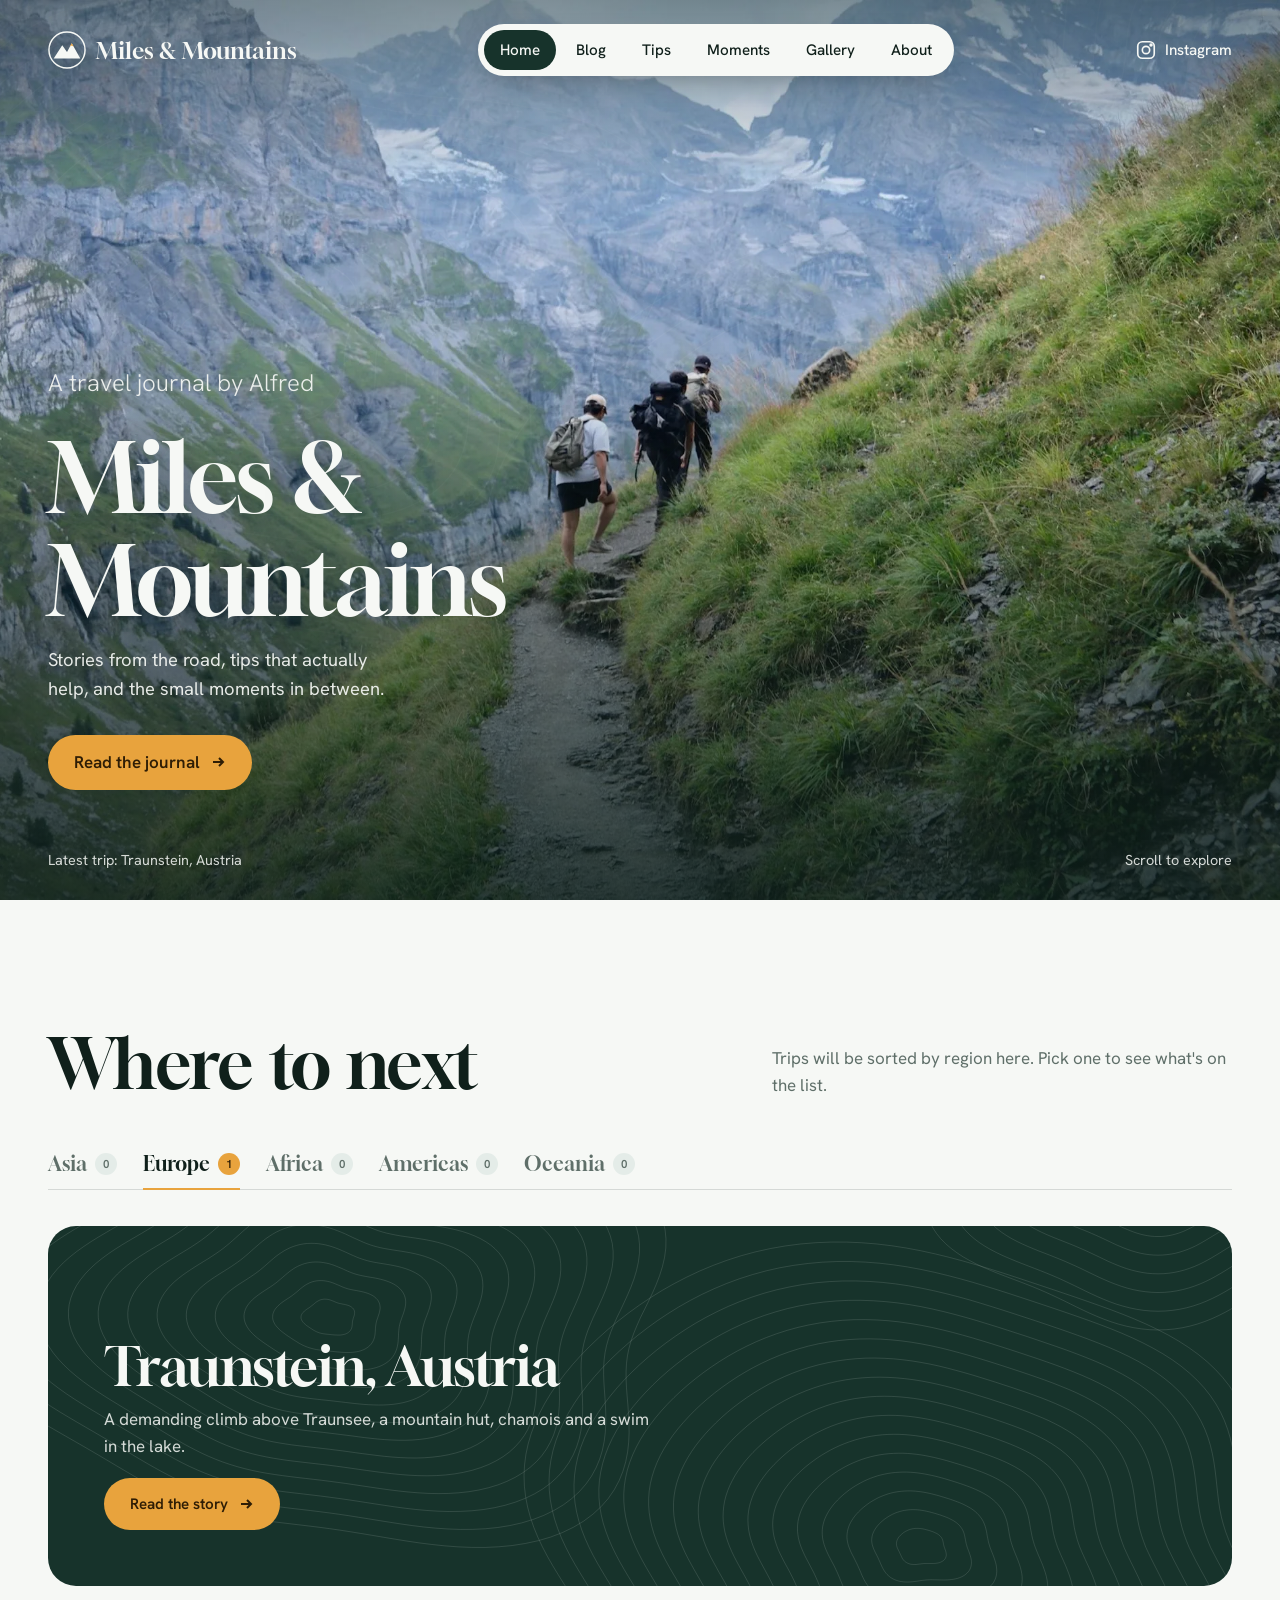
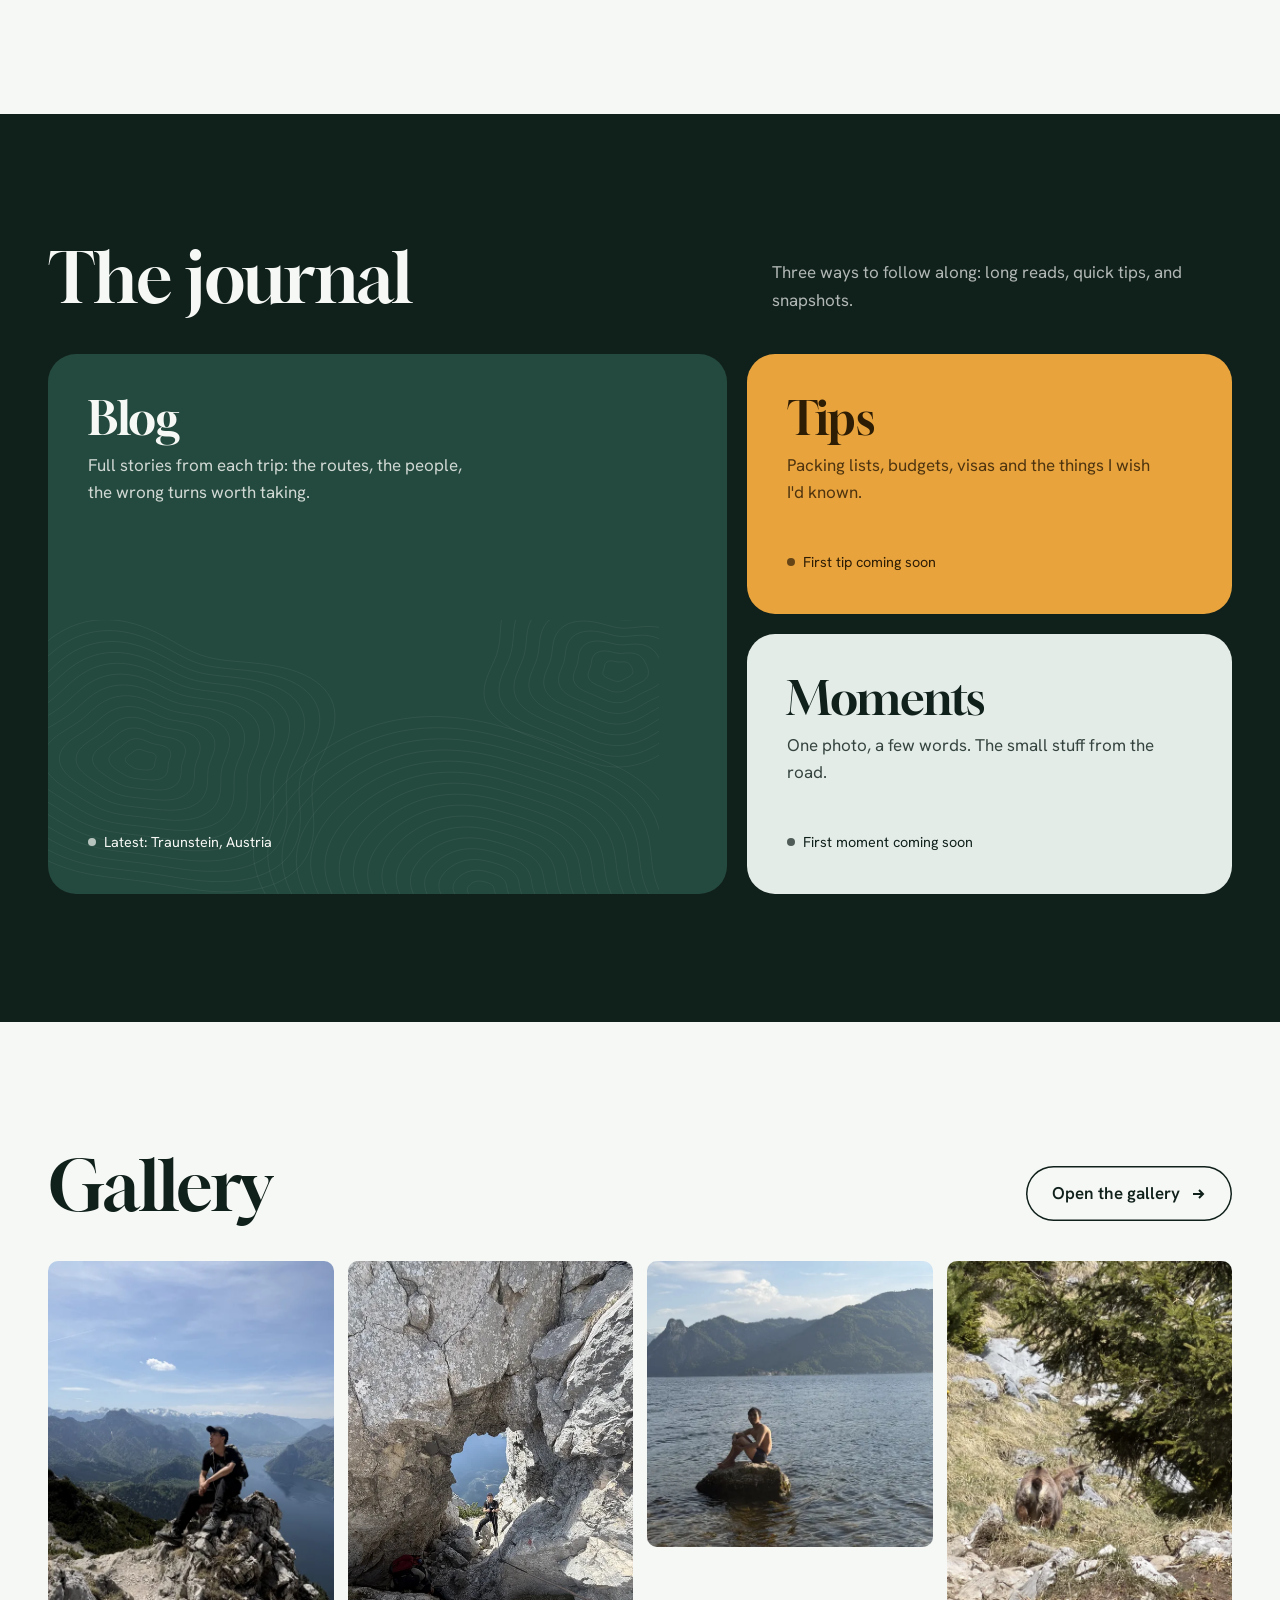
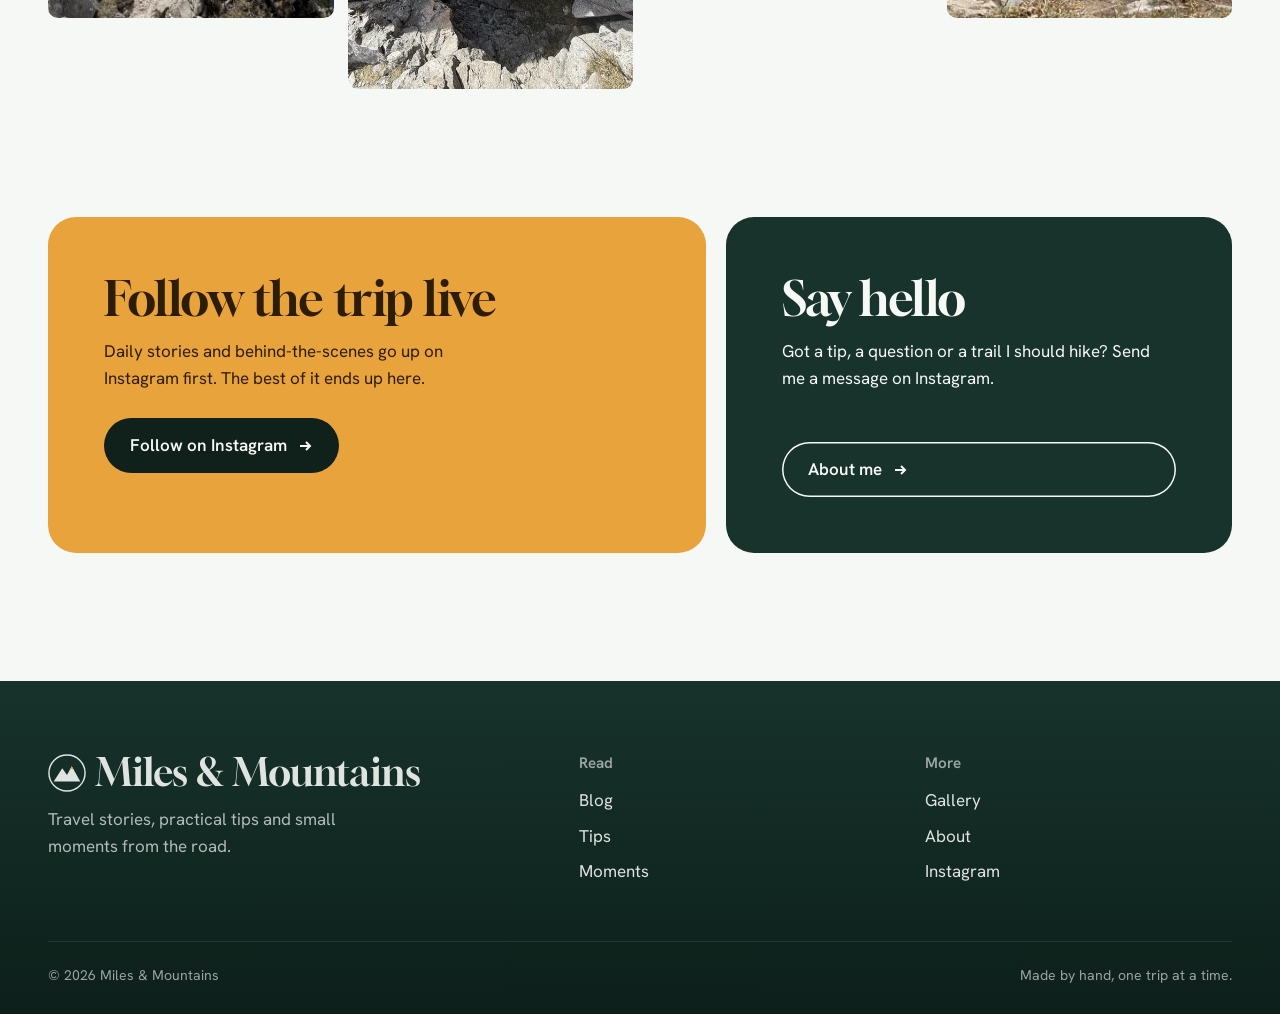
<file: index.html>
<!doctype html>
<html lang="en">
<head>
<meta charset="utf-8">
<meta name="viewport" content="width=device-width, initial-scale=1">
<title>Miles & Mountains | Travel stories, tips and moments</title>
<meta name="description" content="A personal travel journal: stories from the road, practical tips, small moments and photos.">
<meta property="og:title" content="Miles & Mountains | Travel stories, tips and moments">
<meta property="og:description" content="A personal travel journal: stories from the road, practical tips, small moments and photos.">
<meta property="og:type" content="website">
<link rel="icon" href="assets/favicon.svg" type="image/svg+xml">
<link rel="preconnect" href="https://fonts.googleapis.com">
<link rel="preconnect" href="https://fonts.gstatic.com" crossorigin>
<link href="https://fonts.googleapis.com/css2?family=Gloock&family=Hanken+Grotesk:wght@300;400;500;600&display=swap" rel="stylesheet">
<link rel="stylesheet" href="assets/style.css?v=202611082158">
</head>
<body>
<a class="skip" href="#main">Skip to content</a>
<header class="site-header">
  <div class="wrap header-row">
    <a class="brand" href=""><svg viewBox="0 0 40 40" aria-hidden="true"><circle cx="20" cy="20" r="19" fill="none" stroke="currentColor" stroke-width="1.5"/><path d="M6 29 L15 15 L20 22 L25 13 L34 29 Z" fill="currentColor"/><path d="M23 16.2 L25 13 L27 16.2 L25 15.2 Z" fill="#e8a33d"/></svg><span class="brand-name">Miles &amp; Mountains</span></a>
    <nav class="nav-pill" aria-label="Main"><a href="" aria-current="page">Home</a><a href="blog/">Blog</a><a href="tips/">Tips</a><a href="moments/">Moments</a><a href="gallery/">Gallery</a><a href="about/">About</a></nav>
    <button class="menu-btn" aria-expanded="false" aria-label="Open menu">Menu</button>
    <a class="ig-link" href="https://www.instagram.com/__its.alfred/" rel="noopener" target="_blank"><svg viewBox="0 0 24 24" fill="none" stroke="currentColor" stroke-width="1.8" aria-hidden="true"><rect x="3" y="3" width="18" height="18" rx="5"/><circle cx="12" cy="12" r="4"/><circle cx="17.5" cy="6.5" r="1" fill="currentColor"/></svg><span>Instagram</span></a>
  </div>
</header>
<main id="main">
  <section class="hero" style="padding:0">
    <picture>
      <source type="image/webp" srcset="assets/hero-small.webp 1000w, assets/hero.webp 2000w" sizes="100vw">
      <img class="hero-photo" src="assets/hero.jpg" srcset="assets/hero-small.jpg 1000w, assets/hero.jpg 2000w" sizes="100vw" alt="Hikers on a narrow trail along a green mountainside, with glacier-capped peaks ahead" fetchpriority="high">
    </picture>
    <img class="topo hero-topo" src="assets/topo.svg" alt="">
    <div class="hero-shade"></div>
    <div class="hero-content">
      <p class="hero-kicker">A travel journal by Alfred</p>
      <h1>Miles <span class="amp">&amp;</span> Mountains</h1>
      <p class="hero-sub">Stories from the road, tips that actually help, and the small moments in between.</p>
      <a class="btn" href="blog/">Read the journal <svg viewBox="0 0 16 16" fill="none" stroke="currentColor" stroke-width="2" aria-hidden="true"><path d="M3 8h10M9 4l4 4-4 4"/></svg></a>
    </div>
    <div class="wrap hero-meta"><span class="odometer">Latest trip: Traunstein, Austria</span><span>Scroll to explore</span></div>
  </section>

  <section>
    <div class="wrap">
      <div class="section-head">
        <h2>Where to next</h2>
        <p>Trips will be sorted by region here. Pick one to see what's on the list.</p>
      </div>
      <div class="tabs" role="tablist" aria-label="Regions">
        <button class="tab" role="tab" aria-selected="false" data-region="asia">Asia <span class="count">0</span></button>
        <button class="tab" role="tab" aria-selected="true" data-region="europe">Europe <span class="count">1</span></button>
        <button class="tab" role="tab" aria-selected="false" data-region="africa">Africa <span class="count">0</span></button>
        <button class="tab" role="tab" aria-selected="false" data-region="americas">Americas <span class="count">0</span></button>
        <button class="tab" role="tab" aria-selected="false" data-region="oceania">Oceania <span class="count">0</span></button>
      </div>
      <div class="region-panel" role="tabpanel">
        <img class="topo" src="assets/topo.svg" alt="">
        <div>
          <h3 id="region-title">Traunstein, Austria</h3>
          <p id="region-text">A demanding climb above Traunsee, a mountain hut, chamois and a swim in the lake.</p>
          <p class="places" id="region-places"><a class="btn" href="blog/traunstein-austria/">Read the story <svg viewBox="0 0 16 16" fill="none" stroke="currentColor" stroke-width="2" aria-hidden="true"><path d="M3 8h10M9 4l4 4-4 4"/></svg></a></p>
        </div>
      </div>
    </div>
  </section>

  <section class="journal">
    <div class="wrap">
      <div class="section-head">
        <h2>The journal</h2>
        <p>Three ways to follow along: long reads, quick tips, and snapshots.</p>
      </div>
      <div class="journal-grid">
        <a class="entry entry-blog" href="blog/">
          <img class="topo" src="assets/topo.svg" alt="">
          <div style="position:relative"><h3>Blog</h3><p>Full stories from each trip: the routes, the people, the wrong turns worth taking.</p></div>
          <span class="status" style="position:relative">Latest: Traunstein, Austria</span>
        </a>
        <a class="entry entry-tips" href="tips/">
          <div><h3>Tips</h3><p>Packing lists, budgets, visas and the things I wish I'd known.</p></div>
          <span class="status">First tip coming soon</span>
        </a>
        <a class="entry entry-moments" href="moments/">
          <div><h3>Moments</h3><p>One photo, a few words. The small stuff from the road.</p></div>
          <span class="status">First moment coming soon</span>
        </a>
      </div>
    </div>
  </section>

  <section>
    <div class="wrap">
      <div class="section-head">
        <h2>Gallery</h2>
        <a class="btn ghost" href="gallery/">Open the gallery <svg viewBox="0 0 16 16" fill="none" stroke="currentColor" stroke-width="2" aria-hidden="true"><path d="M3 8h10M9 4l4 4-4 4"/></svg></a>
      </div>
      <div class="frames"><a class="frame-photo" href="gallery/"><img src="blog/traunstein-austria/img/summit-sm.webp" alt="Alfred on summit rocks above Traunsee" loading="lazy"></a><a class="frame-photo" href="gallery/"><img src="blog/traunstein-austria/img/rock-window-sm.webp" alt="A natural rock window on Traunstein" loading="lazy"></a><a class="frame-photo" href="gallery/"><img src="blog/traunstein-austria/img/swim-sm.webp" alt="Swimming in Traunsee" loading="lazy"></a><a class="frame-photo" href="gallery/"><img src="blog/traunstein-austria/img/chamois-2-sm.webp" alt="A chamois on the trail" loading="lazy"></a></div>
    </div>
  </section>

  <section class="follow">
    <div class="wrap follow-grid">
      <div class="follow-card main">
        <h3>Follow the trip live</h3>
        <p>Daily stories and behind-the-scenes go up on Instagram first. The best of it ends up here.</p>
        <a class="btn" href="https://www.instagram.com/__its.alfred/" rel="noopener" target="_blank">Follow on Instagram <svg viewBox="0 0 16 16" fill="none" stroke="currentColor" stroke-width="2" aria-hidden="true"><path d="M3 8h10M9 4l4 4-4 4"/></svg></a>
      </div>
      <div class="follow-card alt">
        <div><h3>Say hello</h3><p>Got a tip, a question or a trail I should hike? Send me a message on Instagram.</p></div>
        <a class="btn ghost" href="about/">About me <svg viewBox="0 0 16 16" fill="none" stroke="currentColor" stroke-width="2" aria-hidden="true"><path d="M3 8h10M9 4l4 4-4 4"/></svg></a>
      </div>
    </div>
  </section>
</main>
<footer class="site-footer">
  <div class="wrap footer-grid">
    <div class="footer-brand">
      <a class="brand" href=""><svg viewBox="0 0 40 40" aria-hidden="true"><circle cx="20" cy="20" r="19" fill="none" stroke="currentColor" stroke-width="1.5"/><path d="M6 29 L15 15 L20 22 L25 13 L34 29 Z" fill="currentColor"/><path d="M23 16.2 L25 13 L27 16.2 L25 15.2 Z" fill="#e8a33d"/></svg><span class="brand-name">Miles &amp; Mountains</span></a>
      <p>Travel stories, practical tips and small moments from the road.</p>
    </div>
    <div>
      <h4>Read</h4>
      <ul><li><a href="blog/">Blog</a></li><li><a href="tips/">Tips</a></li><li><a href="moments/">Moments</a></li></ul>
    </div>
    <div>
      <h4>More</h4>
      <ul><li><a href="gallery/">Gallery</a></li><li><a href="about/">About</a></li><li><a href="https://www.instagram.com/__its.alfred/" rel="noopener" target="_blank">Instagram</a></li></ul>
    </div>
  </div>
  <div class="wrap footer-bottom"><span>© <span data-year>2026</span> Miles &amp; Mountains</span><span>Made by hand, one trip at a time.</span></div>
</footer>
<script src="assets/site.js?v=202611082158"></script>
</body>
</html>
</file>
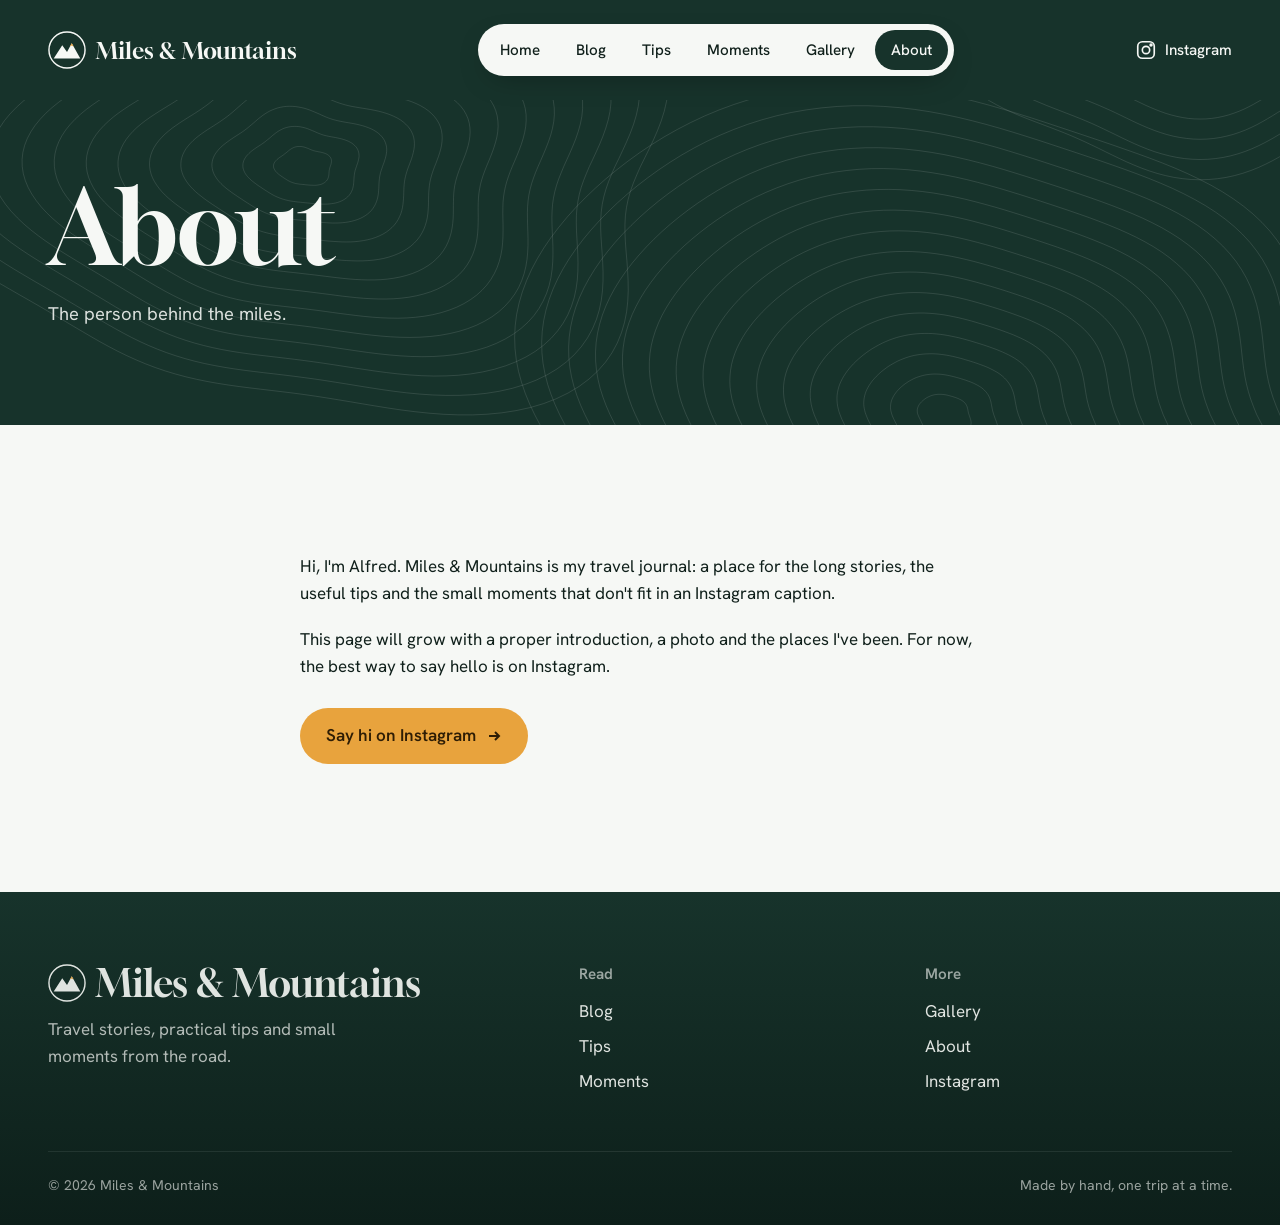
<file: about/index.html>
<!doctype html>
<html lang="en">
<head>
<meta charset="utf-8">
<meta name="viewport" content="width=device-width, initial-scale=1">
<title>About | Miles & Mountains</title>
<meta name="description" content="Who is behind Miles & Mountains.">
<meta property="og:title" content="About | Miles & Mountains">
<meta property="og:description" content="Who is behind Miles & Mountains.">
<meta property="og:type" content="website">
<link rel="icon" href="../assets/favicon.svg" type="image/svg+xml">
<link rel="preconnect" href="https://fonts.googleapis.com">
<link rel="preconnect" href="https://fonts.gstatic.com" crossorigin>
<link href="https://fonts.googleapis.com/css2?family=Gloock&family=Hanken+Grotesk:wght@300;400;500;600&display=swap" rel="stylesheet">
<link rel="stylesheet" href="../assets/style.css?v=202611082158">
</head>
<body>
<a class="skip" href="#main">Skip to content</a>
<header class="site-header solid">
  <div class="wrap header-row">
    <a class="brand" href="../"><svg viewBox="0 0 40 40" aria-hidden="true"><circle cx="20" cy="20" r="19" fill="none" stroke="currentColor" stroke-width="1.5"/><path d="M6 29 L15 15 L20 22 L25 13 L34 29 Z" fill="currentColor"/><path d="M23 16.2 L25 13 L27 16.2 L25 15.2 Z" fill="#e8a33d"/></svg><span class="brand-name">Miles &amp; Mountains</span></a>
    <nav class="nav-pill" aria-label="Main"><a href="../">Home</a><a href="../blog/">Blog</a><a href="../tips/">Tips</a><a href="../moments/">Moments</a><a href="../gallery/">Gallery</a><a href="../about/" aria-current="page">About</a></nav>
    <button class="menu-btn" aria-expanded="false" aria-label="Open menu">Menu</button>
    <a class="ig-link" href="https://www.instagram.com/__its.alfred/" rel="noopener" target="_blank"><svg viewBox="0 0 24 24" fill="none" stroke="currentColor" stroke-width="1.8" aria-hidden="true"><rect x="3" y="3" width="18" height="18" rx="5"/><circle cx="12" cy="12" r="4"/><circle cx="17.5" cy="6.5" r="1" fill="currentColor"/></svg><span>Instagram</span></a>
  </div>
</header>
<main id="main">
  <div class="page-hero"><img class="topo" src="../assets/topo.svg" alt=""><div class="wrap"><h1>About</h1><p>The person behind the miles.</p></div></div>
  <section>
    <div class="wrap prose">
      <p>Hi, I'm Alfred. Miles &amp; Mountains is my travel journal: a place for the long stories, the useful tips and the small moments that don't fit in an Instagram caption.</p>
      <p>This page will grow with a proper introduction, a photo and the places I've been. For now, the best way to say hello is on Instagram.</p>
      <p style="margin-top:28px"><a class="btn" href="https://www.instagram.com/__its.alfred/" rel="noopener" target="_blank">Say hi on Instagram <svg viewBox="0 0 16 16" fill="none" stroke="currentColor" stroke-width="2" aria-hidden="true"><path d="M3 8h10M9 4l4 4-4 4"/></svg></a></p>
    </div>
  </section>
</main>
<footer class="site-footer">
  <div class="wrap footer-grid">
    <div class="footer-brand">
      <a class="brand" href="../"><svg viewBox="0 0 40 40" aria-hidden="true"><circle cx="20" cy="20" r="19" fill="none" stroke="currentColor" stroke-width="1.5"/><path d="M6 29 L15 15 L20 22 L25 13 L34 29 Z" fill="currentColor"/><path d="M23 16.2 L25 13 L27 16.2 L25 15.2 Z" fill="#e8a33d"/></svg><span class="brand-name">Miles &amp; Mountains</span></a>
      <p>Travel stories, practical tips and small moments from the road.</p>
    </div>
    <div>
      <h4>Read</h4>
      <ul><li><a href="../blog/">Blog</a></li><li><a href="../tips/">Tips</a></li><li><a href="../moments/">Moments</a></li></ul>
    </div>
    <div>
      <h4>More</h4>
      <ul><li><a href="../gallery/">Gallery</a></li><li><a href="../about/">About</a></li><li><a href="https://www.instagram.com/__its.alfred/" rel="noopener" target="_blank">Instagram</a></li></ul>
    </div>
  </div>
  <div class="wrap footer-bottom"><span>© <span data-year>2026</span> Miles &amp; Mountains</span><span>Made by hand, one trip at a time.</span></div>
</footer>
<script src="../assets/site.js?v=202611082158"></script>
</body>
</html>
</file>
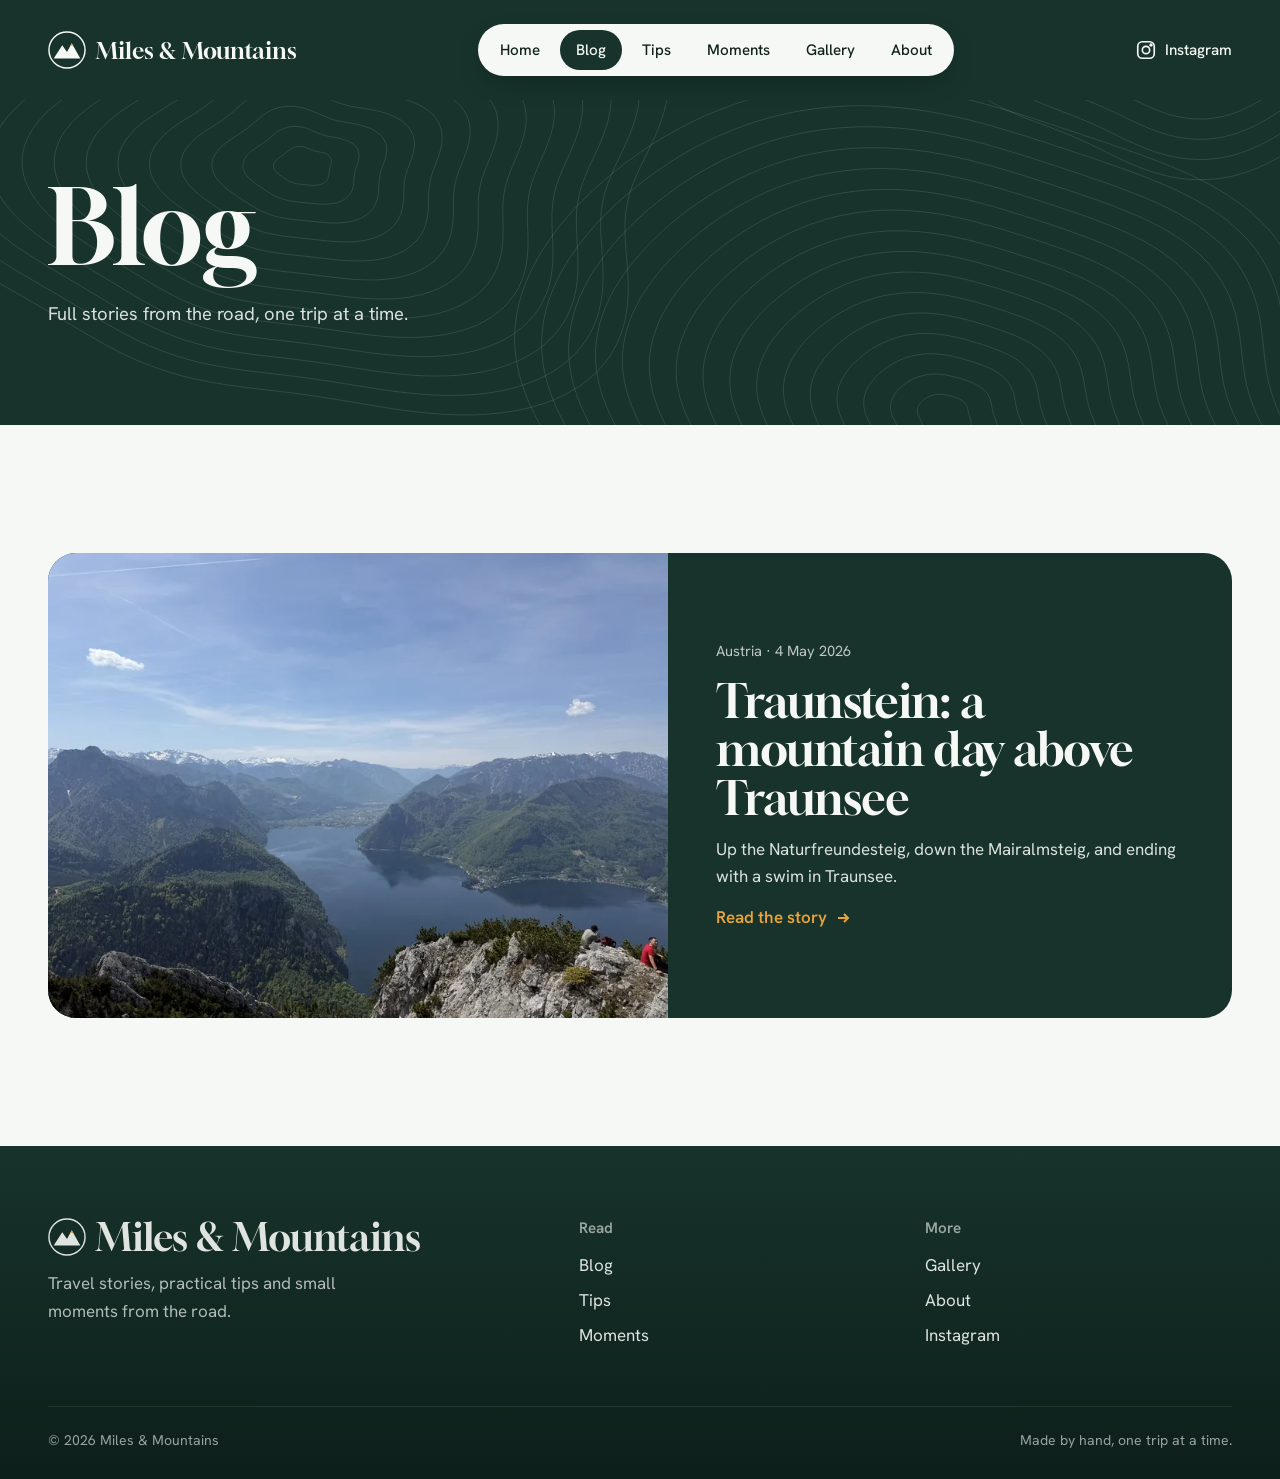
<file: blog/index.html>
<!doctype html>
<html lang="en">
<head>
<meta charset="utf-8">
<meta name="viewport" content="width=device-width, initial-scale=1">
<title>Blog | Miles & Mountains</title>
<meta name="description" content="Full stories from the road, one trip at a time.">
<meta property="og:title" content="Blog | Miles & Mountains">
<meta property="og:description" content="Full stories from the road, one trip at a time.">
<meta property="og:type" content="website">
<link rel="icon" href="../assets/favicon.svg" type="image/svg+xml">
<link rel="preconnect" href="https://fonts.googleapis.com">
<link rel="preconnect" href="https://fonts.gstatic.com" crossorigin>
<link href="https://fonts.googleapis.com/css2?family=Gloock&family=Hanken+Grotesk:wght@300;400;500;600&display=swap" rel="stylesheet">
<link rel="stylesheet" href="../assets/style.css?v=202611082158">
</head>
<body>
<a class="skip" href="#main">Skip to content</a>
<header class="site-header solid">
  <div class="wrap header-row">
    <a class="brand" href="../"><svg viewBox="0 0 40 40" aria-hidden="true"><circle cx="20" cy="20" r="19" fill="none" stroke="currentColor" stroke-width="1.5"/><path d="M6 29 L15 15 L20 22 L25 13 L34 29 Z" fill="currentColor"/><path d="M23 16.2 L25 13 L27 16.2 L25 15.2 Z" fill="#e8a33d"/></svg><span class="brand-name">Miles &amp; Mountains</span></a>
    <nav class="nav-pill" aria-label="Main"><a href="../">Home</a><a href="../blog/" aria-current="page">Blog</a><a href="../tips/">Tips</a><a href="../moments/">Moments</a><a href="../gallery/">Gallery</a><a href="../about/">About</a></nav>
    <button class="menu-btn" aria-expanded="false" aria-label="Open menu">Menu</button>
    <a class="ig-link" href="https://www.instagram.com/__its.alfred/" rel="noopener" target="_blank"><svg viewBox="0 0 24 24" fill="none" stroke="currentColor" stroke-width="1.8" aria-hidden="true"><rect x="3" y="3" width="18" height="18" rx="5"/><circle cx="12" cy="12" r="4"/><circle cx="17.5" cy="6.5" r="1" fill="currentColor"/></svg><span>Instagram</span></a>
  </div>
</header>
<main id="main">
  <div class="page-hero"><img class="topo" src="../assets/topo.svg" alt=""><div class="wrap"><h1>Blog</h1><p>Full stories from the road, one trip at a time.</p></div></div>
  <section>
    <div class="wrap">
      <a class="post-card" href="../blog/traunstein-austria/">
        <picture><source type="image/webp" srcset="../blog/traunstein-austria/img/traunsee-view-sm.webp 800w, ../blog/traunstein-austria/img/traunsee-view.webp 1600w" sizes="(max-width: 800px) 100vw, 640px"><img src="../blog/traunstein-austria/img/traunsee-view.jpg" alt="Traunsee and mountains seen from high on Traunstein" loading="lazy" width="1600" height="1200"></picture>
        <div class="card-text">
          <p class="card-meta">Austria · 4 May 2026</p>
          <h2>Traunstein: a mountain day above Traunsee</h2>
          <p>Up the Naturfreundesteig, down the Mairalmsteig, and ending with a swim in Traunsee.</p>
          <span class="read">Read the story <svg viewBox="0 0 16 16" fill="none" stroke="currentColor" stroke-width="2" aria-hidden="true"><path d="M3 8h10M9 4l4 4-4 4"/></svg></span>
        </div>
      </a>
    </div>
  </section>
</main>
<footer class="site-footer">
  <div class="wrap footer-grid">
    <div class="footer-brand">
      <a class="brand" href="../"><svg viewBox="0 0 40 40" aria-hidden="true"><circle cx="20" cy="20" r="19" fill="none" stroke="currentColor" stroke-width="1.5"/><path d="M6 29 L15 15 L20 22 L25 13 L34 29 Z" fill="currentColor"/><path d="M23 16.2 L25 13 L27 16.2 L25 15.2 Z" fill="#e8a33d"/></svg><span class="brand-name">Miles &amp; Mountains</span></a>
      <p>Travel stories, practical tips and small moments from the road.</p>
    </div>
    <div>
      <h4>Read</h4>
      <ul><li><a href="../blog/">Blog</a></li><li><a href="../tips/">Tips</a></li><li><a href="../moments/">Moments</a></li></ul>
    </div>
    <div>
      <h4>More</h4>
      <ul><li><a href="../gallery/">Gallery</a></li><li><a href="../about/">About</a></li><li><a href="https://www.instagram.com/__its.alfred/" rel="noopener" target="_blank">Instagram</a></li></ul>
    </div>
  </div>
  <div class="wrap footer-bottom"><span>© <span data-year>2026</span> Miles &amp; Mountains</span><span>Made by hand, one trip at a time.</span></div>
</footer>
<script src="../assets/site.js?v=202611082158"></script>
</body>
</html>
</file>
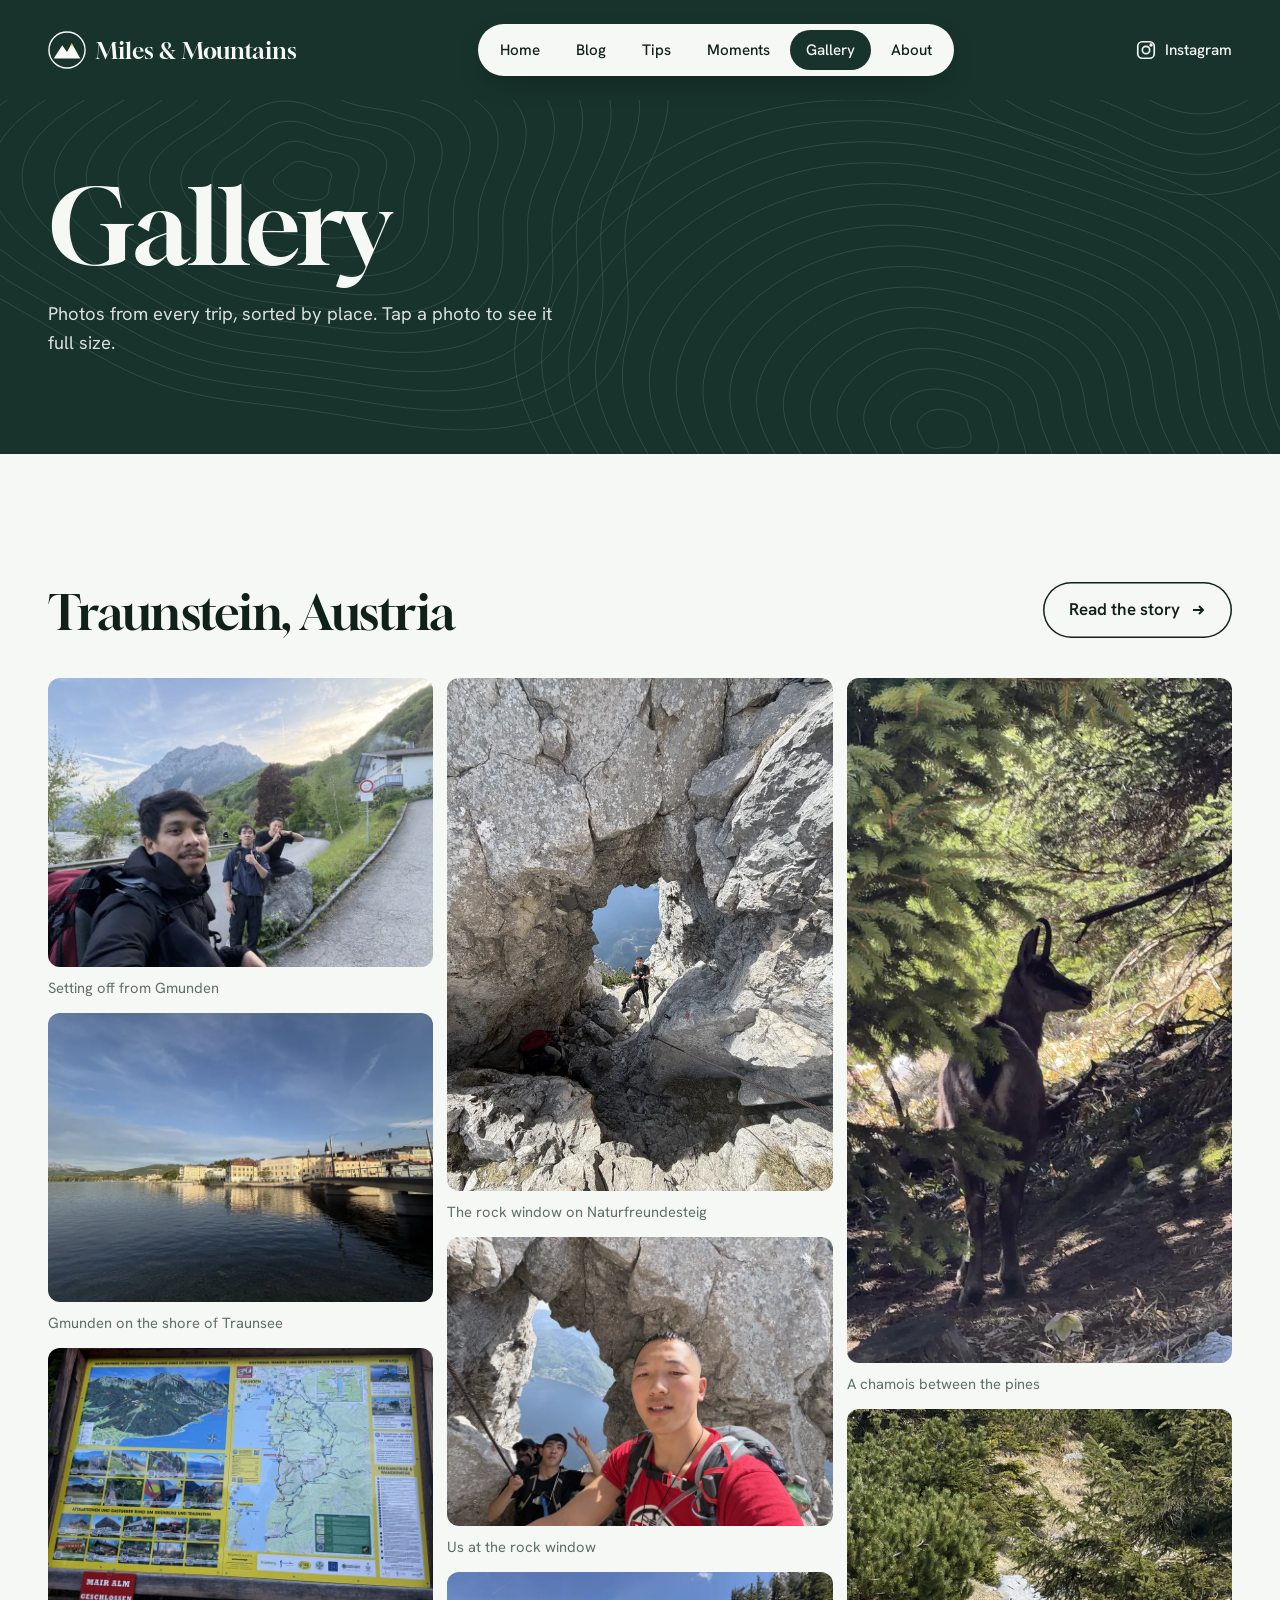
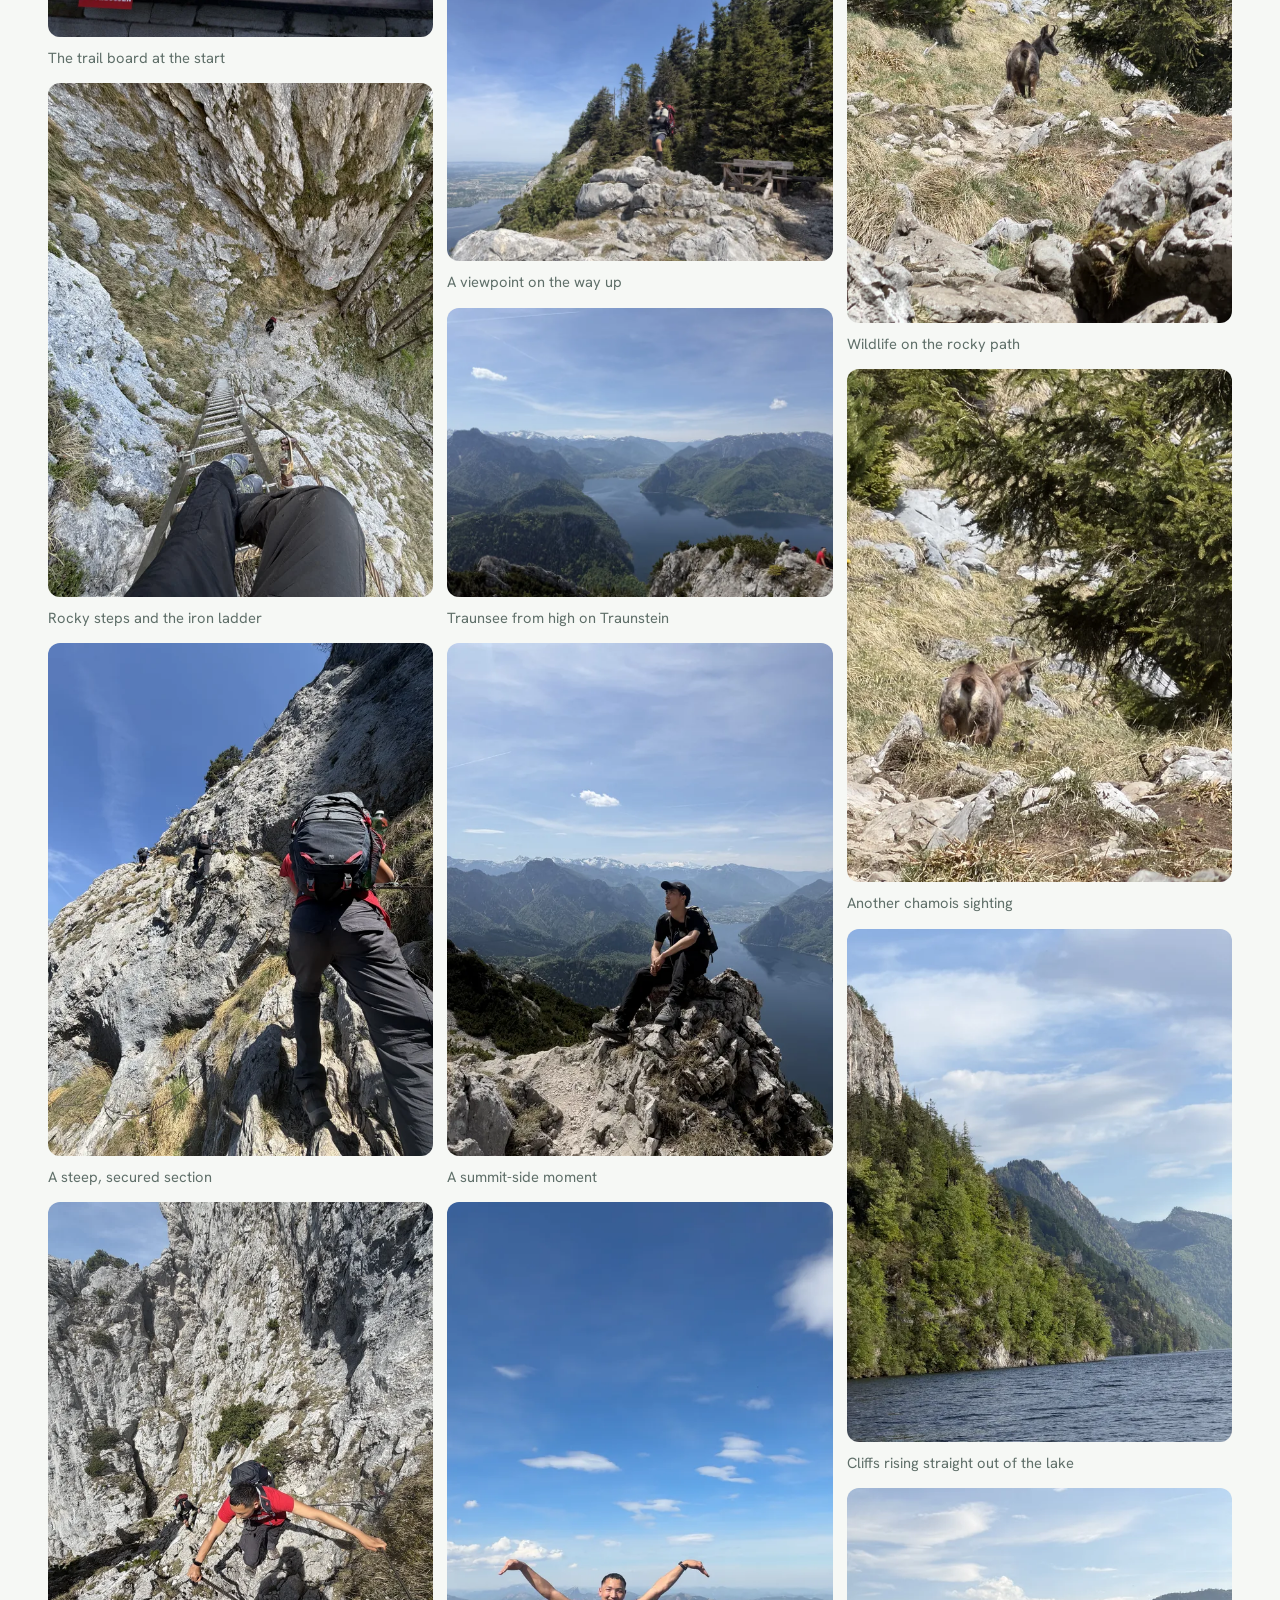
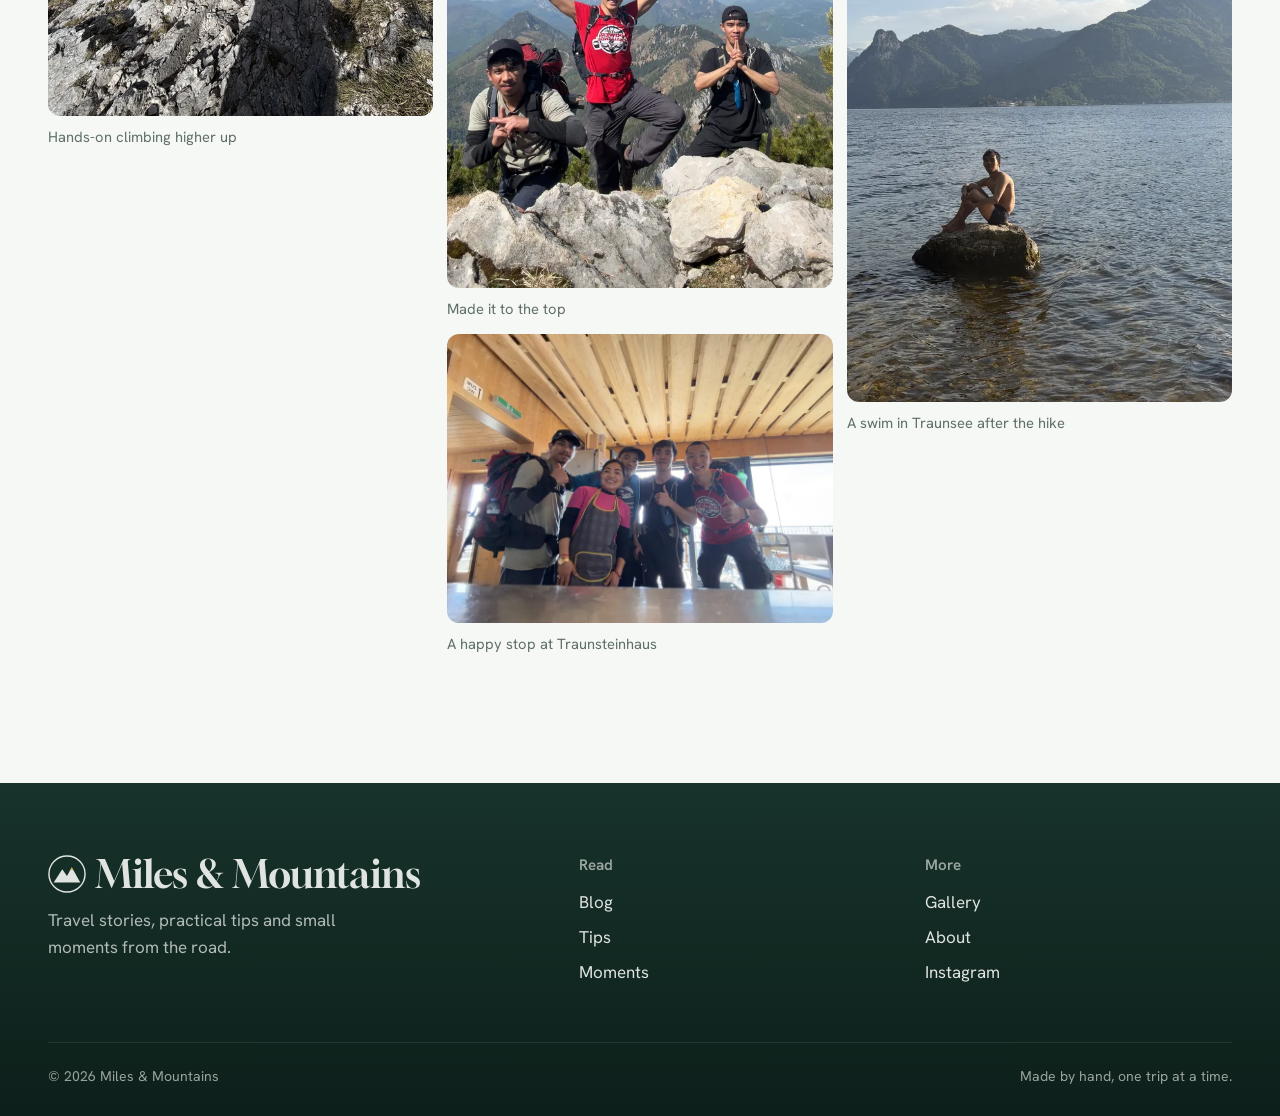
<file: gallery/index.html>
<!doctype html>
<html lang="en">
<head>
<meta charset="utf-8">
<meta name="viewport" content="width=device-width, initial-scale=1">
<title>Gallery | Miles & Mountains</title>
<meta name="description" content="Photos from every trip, sorted by place. Tap a photo to see it full size.">
<meta property="og:title" content="Gallery | Miles & Mountains">
<meta property="og:description" content="Photos from every trip, sorted by place. Tap a photo to see it full size.">
<meta property="og:type" content="website">
<link rel="icon" href="../assets/favicon.svg" type="image/svg+xml">
<link rel="preconnect" href="https://fonts.googleapis.com">
<link rel="preconnect" href="https://fonts.gstatic.com" crossorigin>
<link href="https://fonts.googleapis.com/css2?family=Gloock&family=Hanken+Grotesk:wght@300;400;500;600&display=swap" rel="stylesheet">
<link rel="stylesheet" href="../assets/style.css?v=202611082158">
</head>
<body>
<a class="skip" href="#main">Skip to content</a>
<header class="site-header solid">
  <div class="wrap header-row">
    <a class="brand" href="../"><svg viewBox="0 0 40 40" aria-hidden="true"><circle cx="20" cy="20" r="19" fill="none" stroke="currentColor" stroke-width="1.5"/><path d="M6 29 L15 15 L20 22 L25 13 L34 29 Z" fill="currentColor"/><path d="M23 16.2 L25 13 L27 16.2 L25 15.2 Z" fill="#e8a33d"/></svg><span class="brand-name">Miles &amp; Mountains</span></a>
    <nav class="nav-pill" aria-label="Main"><a href="../">Home</a><a href="../blog/">Blog</a><a href="../tips/">Tips</a><a href="../moments/">Moments</a><a href="../gallery/" aria-current="page">Gallery</a><a href="../about/">About</a></nav>
    <button class="menu-btn" aria-expanded="false" aria-label="Open menu">Menu</button>
    <a class="ig-link" href="https://www.instagram.com/__its.alfred/" rel="noopener" target="_blank"><svg viewBox="0 0 24 24" fill="none" stroke="currentColor" stroke-width="1.8" aria-hidden="true"><rect x="3" y="3" width="18" height="18" rx="5"/><circle cx="12" cy="12" r="4"/><circle cx="17.5" cy="6.5" r="1" fill="currentColor"/></svg><span>Instagram</span></a>
  </div>
</header>
<main id="main">
  <div class="page-hero"><img class="topo" src="../assets/topo.svg" alt=""><div class="wrap"><h1>Gallery</h1><p>Photos from every trip, sorted by place. Tap a photo to see it full size.</p></div></div>
  <section>
    <div class="wrap">
      <div class="gallery-trip">
        <div class="section-head"><h2>Traunstein, Austria</h2><a class="btn ghost" href="../blog/traunstein-austria/">Read the story <svg viewBox="0 0 16 16" fill="none" stroke="currentColor" stroke-width="2" aria-hidden="true"><path d="M3 8h10M9 4l4 4-4 4"/></svg></a></div>
        <div class="photo-grid"><figure><picture><source type="image/webp" srcset="../blog/traunstein-austria/img/start-sm.webp"><img src="../blog/traunstein-austria/img/start.jpg" alt="Setting off from Gmunden" loading="lazy" decoding="async" width="1600" height="1200" data-full="../blog/traunstein-austria/img/start.webp"></picture><figcaption>Setting off from Gmunden</figcaption></figure><figure><picture><source type="image/webp" srcset="../blog/traunstein-austria/img/gmunden-sm.webp"><img src="../blog/traunstein-austria/img/gmunden.jpg" alt="Gmunden on the shore of Traunsee" loading="lazy" decoding="async" width="1600" height="1200" data-full="../blog/traunstein-austria/img/gmunden.webp"></picture><figcaption>Gmunden on the shore of Traunsee</figcaption></figure><figure><picture><source type="image/webp" srcset="../blog/traunstein-austria/img/trail-board-sm.webp"><img src="../blog/traunstein-austria/img/trail-board.jpg" alt="The trail board at the start" loading="lazy" decoding="async" width="1600" height="1200" data-full="../blog/traunstein-austria/img/trail-board.webp"></picture><figcaption>The trail board at the start</figcaption></figure><figure><picture><source type="image/webp" srcset="../blog/traunstein-austria/img/ladder-sm.webp"><img src="../blog/traunstein-austria/img/ladder.jpg" alt="Rocky steps and the iron ladder" loading="lazy" decoding="async" width="1200" height="1600" data-full="../blog/traunstein-austria/img/ladder.webp"></picture><figcaption>Rocky steps and the iron ladder</figcaption></figure><figure><picture><source type="image/webp" srcset="../blog/traunstein-austria/img/secured-section-sm.webp"><img src="../blog/traunstein-austria/img/secured-section.jpg" alt="A steep, secured section" loading="lazy" decoding="async" width="1200" height="1600" data-full="../blog/traunstein-austria/img/secured-section.webp"></picture><figcaption>A steep, secured section</figcaption></figure><figure><picture><source type="image/webp" srcset="../blog/traunstein-austria/img/climb-sm.webp"><img src="../blog/traunstein-austria/img/climb.jpg" alt="Hands-on climbing higher up" loading="lazy" decoding="async" width="1200" height="1600" data-full="../blog/traunstein-austria/img/climb.webp"></picture><figcaption>Hands-on climbing higher up</figcaption></figure><figure><picture><source type="image/webp" srcset="../blog/traunstein-austria/img/rock-window-sm.webp"><img src="../blog/traunstein-austria/img/rock-window.jpg" alt="The rock window on Naturfreundesteig" loading="lazy" decoding="async" width="1200" height="1600" data-full="../blog/traunstein-austria/img/rock-window.webp"></picture><figcaption>The rock window on Naturfreundesteig</figcaption></figure><figure><picture><source type="image/webp" srcset="../blog/traunstein-austria/img/rock-window-selfie-sm.webp"><img src="../blog/traunstein-austria/img/rock-window-selfie.jpg" alt="Us at the rock window" loading="lazy" decoding="async" width="1600" height="1200" data-full="../blog/traunstein-austria/img/rock-window-selfie.webp"></picture><figcaption>Us at the rock window</figcaption></figure><figure><picture><source type="image/webp" srcset="../blog/traunstein-austria/img/ridge-view-sm.webp"><img src="../blog/traunstein-austria/img/ridge-view.jpg" alt="A viewpoint on the way up" loading="lazy" decoding="async" width="1600" height="1200" data-full="../blog/traunstein-austria/img/ridge-view.webp"></picture><figcaption>A viewpoint on the way up</figcaption></figure><figure><picture><source type="image/webp" srcset="../blog/traunstein-austria/img/traunsee-view-sm.webp"><img src="../blog/traunstein-austria/img/traunsee-view.jpg" alt="Traunsee from high on Traunstein" loading="lazy" decoding="async" width="1600" height="1200" data-full="../blog/traunstein-austria/img/traunsee-view.webp"></picture><figcaption>Traunsee from high on Traunstein</figcaption></figure><figure><picture><source type="image/webp" srcset="../blog/traunstein-austria/img/summit-sm.webp"><img src="../blog/traunstein-austria/img/summit.jpg" alt="A summit-side moment" loading="lazy" decoding="async" width="1200" height="1600" data-full="../blog/traunstein-austria/img/summit.webp"></picture><figcaption>A summit-side moment</figcaption></figure><figure><picture><source type="image/webp" srcset="../blog/traunstein-austria/img/summit-group-sm.webp"><img src="../blog/traunstein-austria/img/summit-group.jpg" alt="Made it to the top" loading="lazy" decoding="async" width="1200" height="2134" data-full="../blog/traunstein-austria/img/summit-group.webp"></picture><figcaption>Made it to the top</figcaption></figure><figure><picture><source type="image/webp" srcset="../blog/traunstein-austria/img/hut-sm.webp"><img src="../blog/traunstein-austria/img/hut.jpg" alt="A happy stop at Traunsteinhaus" loading="lazy" decoding="async" width="1600" height="1200" data-full="../blog/traunstein-austria/img/hut.webp"></picture><figcaption>A happy stop at Traunsteinhaus</figcaption></figure><figure><picture><source type="image/webp" srcset="../blog/traunstein-austria/img/chamois-sm.webp"><img src="../blog/traunstein-austria/img/chamois.jpg" alt="A chamois between the pines" loading="lazy" decoding="async" width="1200" height="2133" data-full="../blog/traunstein-austria/img/chamois.webp"></picture><figcaption>A chamois between the pines</figcaption></figure><figure><picture><source type="image/webp" srcset="../blog/traunstein-austria/img/rocky-path-sm.webp"><img src="../blog/traunstein-austria/img/rocky-path.jpg" alt="Wildlife on the rocky path" loading="lazy" decoding="async" width="1200" height="1600" data-full="../blog/traunstein-austria/img/rocky-path.webp"></picture><figcaption>Wildlife on the rocky path</figcaption></figure><figure><picture><source type="image/webp" srcset="../blog/traunstein-austria/img/chamois-2-sm.webp"><img src="../blog/traunstein-austria/img/chamois-2.jpg" alt="Another chamois sighting" loading="lazy" decoding="async" width="1200" height="1600" data-full="../blog/traunstein-austria/img/chamois-2.webp"></picture><figcaption>Another chamois sighting</figcaption></figure><figure><picture><source type="image/webp" srcset="../blog/traunstein-austria/img/lake-cliffs-sm.webp"><img src="../blog/traunstein-austria/img/lake-cliffs.jpg" alt="Cliffs rising straight out of the lake" loading="lazy" decoding="async" width="1200" height="1600" data-full="../blog/traunstein-austria/img/lake-cliffs.webp"></picture><figcaption>Cliffs rising straight out of the lake</figcaption></figure><figure><picture><source type="image/webp" srcset="../blog/traunstein-austria/img/swim-sm.webp"><img src="../blog/traunstein-austria/img/swim.jpg" alt="A swim in Traunsee after the hike" loading="lazy" decoding="async" width="1200" height="1600" data-full="../blog/traunstein-austria/img/swim.webp"></picture><figcaption>A swim in Traunsee after the hike</figcaption></figure></div>
      </div>
    </div>
  </section>
</main>
<footer class="site-footer">
  <div class="wrap footer-grid">
    <div class="footer-brand">
      <a class="brand" href="../"><svg viewBox="0 0 40 40" aria-hidden="true"><circle cx="20" cy="20" r="19" fill="none" stroke="currentColor" stroke-width="1.5"/><path d="M6 29 L15 15 L20 22 L25 13 L34 29 Z" fill="currentColor"/><path d="M23 16.2 L25 13 L27 16.2 L25 15.2 Z" fill="#e8a33d"/></svg><span class="brand-name">Miles &amp; Mountains</span></a>
      <p>Travel stories, practical tips and small moments from the road.</p>
    </div>
    <div>
      <h4>Read</h4>
      <ul><li><a href="../blog/">Blog</a></li><li><a href="../tips/">Tips</a></li><li><a href="../moments/">Moments</a></li></ul>
    </div>
    <div>
      <h4>More</h4>
      <ul><li><a href="../gallery/">Gallery</a></li><li><a href="../about/">About</a></li><li><a href="https://www.instagram.com/__its.alfred/" rel="noopener" target="_blank">Instagram</a></li></ul>
    </div>
  </div>
  <div class="wrap footer-bottom"><span>© <span data-year>2026</span> Miles &amp; Mountains</span><span>Made by hand, one trip at a time.</span></div>
</footer>
<script src="../assets/site.js?v=202611082158"></script>
</body>
</html>
</file>
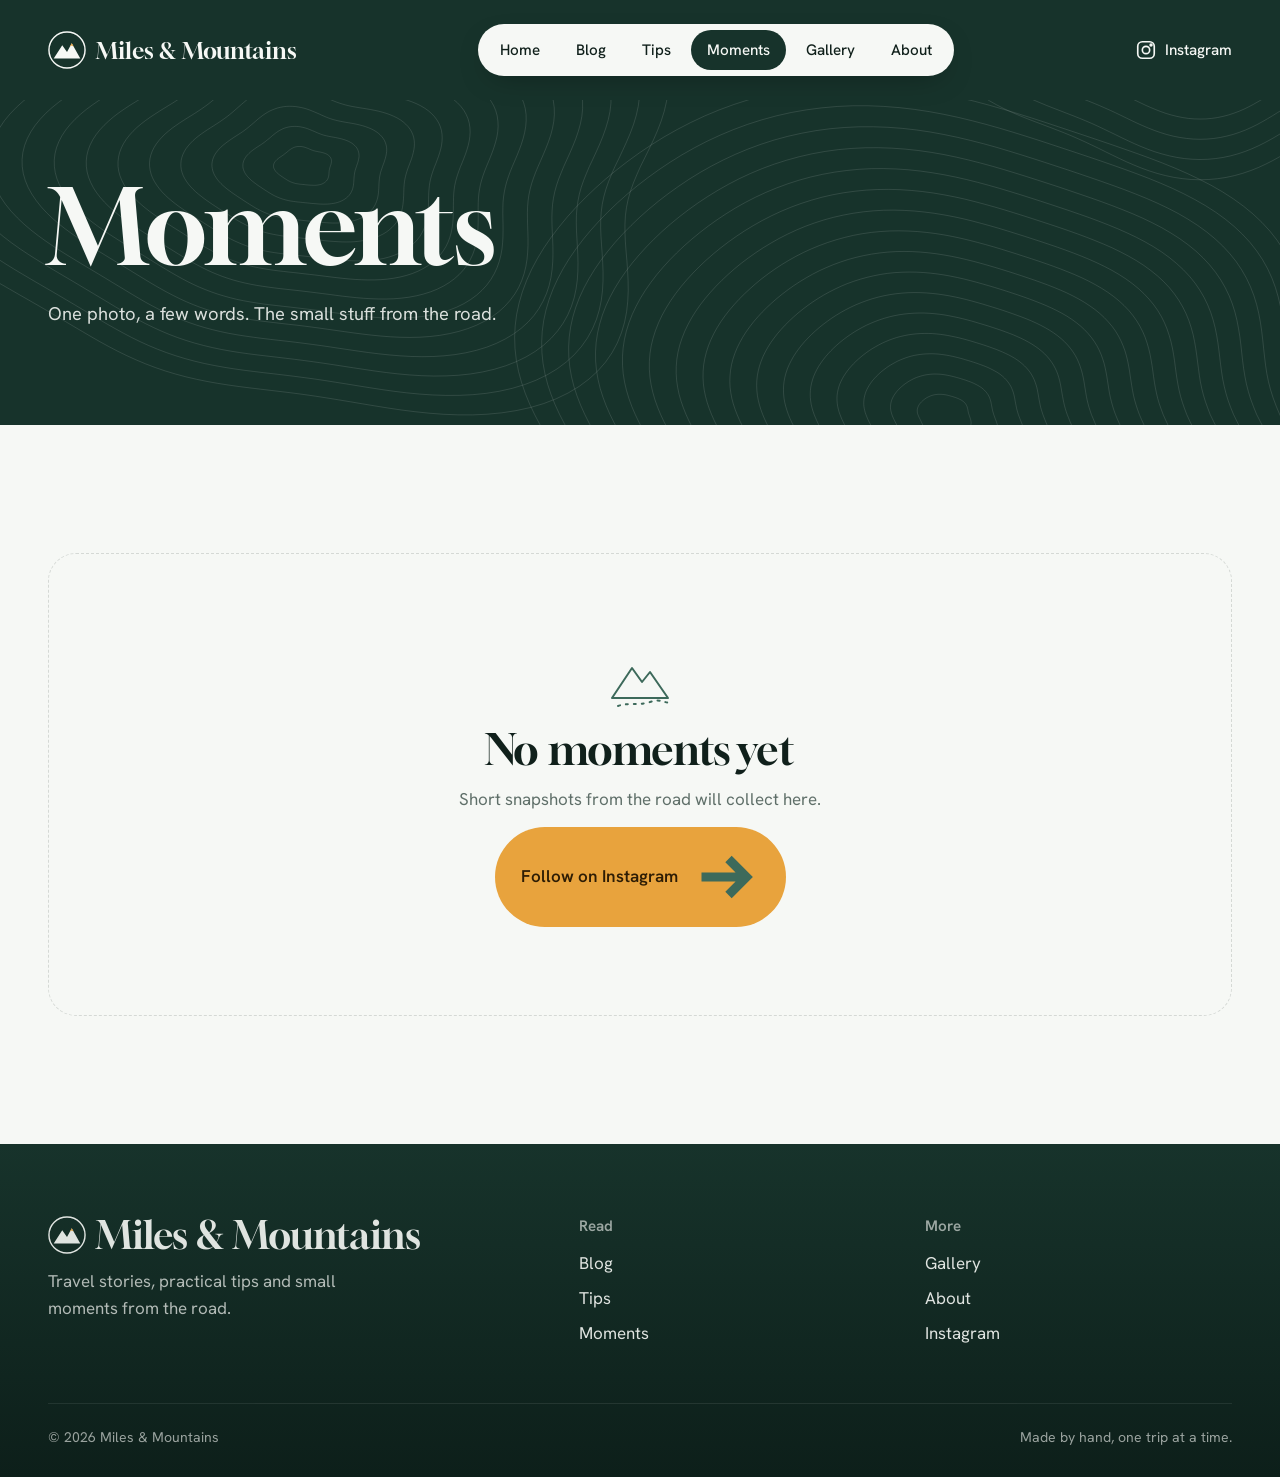
<file: moments/index.html>
<!doctype html>
<html lang="en">
<head>
<meta charset="utf-8">
<meta name="viewport" content="width=device-width, initial-scale=1">
<title>Moments | Miles & Mountains</title>
<meta name="description" content="One photo, a few words. The small stuff from the road.">
<meta property="og:title" content="Moments | Miles & Mountains">
<meta property="og:description" content="One photo, a few words. The small stuff from the road.">
<meta property="og:type" content="website">
<link rel="icon" href="../assets/favicon.svg" type="image/svg+xml">
<link rel="preconnect" href="https://fonts.googleapis.com">
<link rel="preconnect" href="https://fonts.gstatic.com" crossorigin>
<link href="https://fonts.googleapis.com/css2?family=Gloock&family=Hanken+Grotesk:wght@300;400;500;600&display=swap" rel="stylesheet">
<link rel="stylesheet" href="../assets/style.css?v=202611082158">
</head>
<body>
<a class="skip" href="#main">Skip to content</a>
<header class="site-header solid">
  <div class="wrap header-row">
    <a class="brand" href="../"><svg viewBox="0 0 40 40" aria-hidden="true"><circle cx="20" cy="20" r="19" fill="none" stroke="currentColor" stroke-width="1.5"/><path d="M6 29 L15 15 L20 22 L25 13 L34 29 Z" fill="currentColor"/><path d="M23 16.2 L25 13 L27 16.2 L25 15.2 Z" fill="#e8a33d"/></svg><span class="brand-name">Miles &amp; Mountains</span></a>
    <nav class="nav-pill" aria-label="Main"><a href="../">Home</a><a href="../blog/">Blog</a><a href="../tips/">Tips</a><a href="../moments/" aria-current="page">Moments</a><a href="../gallery/">Gallery</a><a href="../about/">About</a></nav>
    <button class="menu-btn" aria-expanded="false" aria-label="Open menu">Menu</button>
    <a class="ig-link" href="https://www.instagram.com/__its.alfred/" rel="noopener" target="_blank"><svg viewBox="0 0 24 24" fill="none" stroke="currentColor" stroke-width="1.8" aria-hidden="true"><rect x="3" y="3" width="18" height="18" rx="5"/><circle cx="12" cy="12" r="4"/><circle cx="17.5" cy="6.5" r="1" fill="currentColor"/></svg><span>Instagram</span></a>
  </div>
</header>
<main id="main">
  <div class="page-hero"><img class="topo" src="../assets/topo.svg" alt=""><div class="wrap"><h1>Moments</h1><p>One photo, a few words. The small stuff from the road.</p></div></div>
  <section>
    <div class="wrap">
      <div class="empty">
        <svg viewBox="0 0 72 72" fill="none" stroke="currentColor" stroke-width="2" aria-hidden="true"><path d="M8 56 L28 26 L38 40 L46 30 L64 56 Z" stroke-linejoin="round"/><path d="M14 64 C26 60 34 64 46 60 S60 62 66 60" stroke-dasharray="2 6" stroke-linecap="round"/></svg>
        <h2>No moments yet</h2>
        <p>Short snapshots from the road will collect here.</p>
        <a class="btn" href="https://www.instagram.com/__its.alfred/" rel="noopener" target="_blank">Follow on Instagram <svg viewBox="0 0 16 16" fill="none" stroke="currentColor" stroke-width="2" aria-hidden="true"><path d="M3 8h10M9 4l4 4-4 4"/></svg></a>
      </div>
    </div>
  </section>
</main>
<footer class="site-footer">
  <div class="wrap footer-grid">
    <div class="footer-brand">
      <a class="brand" href="../"><svg viewBox="0 0 40 40" aria-hidden="true"><circle cx="20" cy="20" r="19" fill="none" stroke="currentColor" stroke-width="1.5"/><path d="M6 29 L15 15 L20 22 L25 13 L34 29 Z" fill="currentColor"/><path d="M23 16.2 L25 13 L27 16.2 L25 15.2 Z" fill="#e8a33d"/></svg><span class="brand-name">Miles &amp; Mountains</span></a>
      <p>Travel stories, practical tips and small moments from the road.</p>
    </div>
    <div>
      <h4>Read</h4>
      <ul><li><a href="../blog/">Blog</a></li><li><a href="../tips/">Tips</a></li><li><a href="../moments/">Moments</a></li></ul>
    </div>
    <div>
      <h4>More</h4>
      <ul><li><a href="../gallery/">Gallery</a></li><li><a href="../about/">About</a></li><li><a href="https://www.instagram.com/__its.alfred/" rel="noopener" target="_blank">Instagram</a></li></ul>
    </div>
  </div>
  <div class="wrap footer-bottom"><span>© <span data-year>2026</span> Miles &amp; Mountains</span><span>Made by hand, one trip at a time.</span></div>
</footer>
<script src="../assets/site.js?v=202611082158"></script>
</body>
</html>
</file>
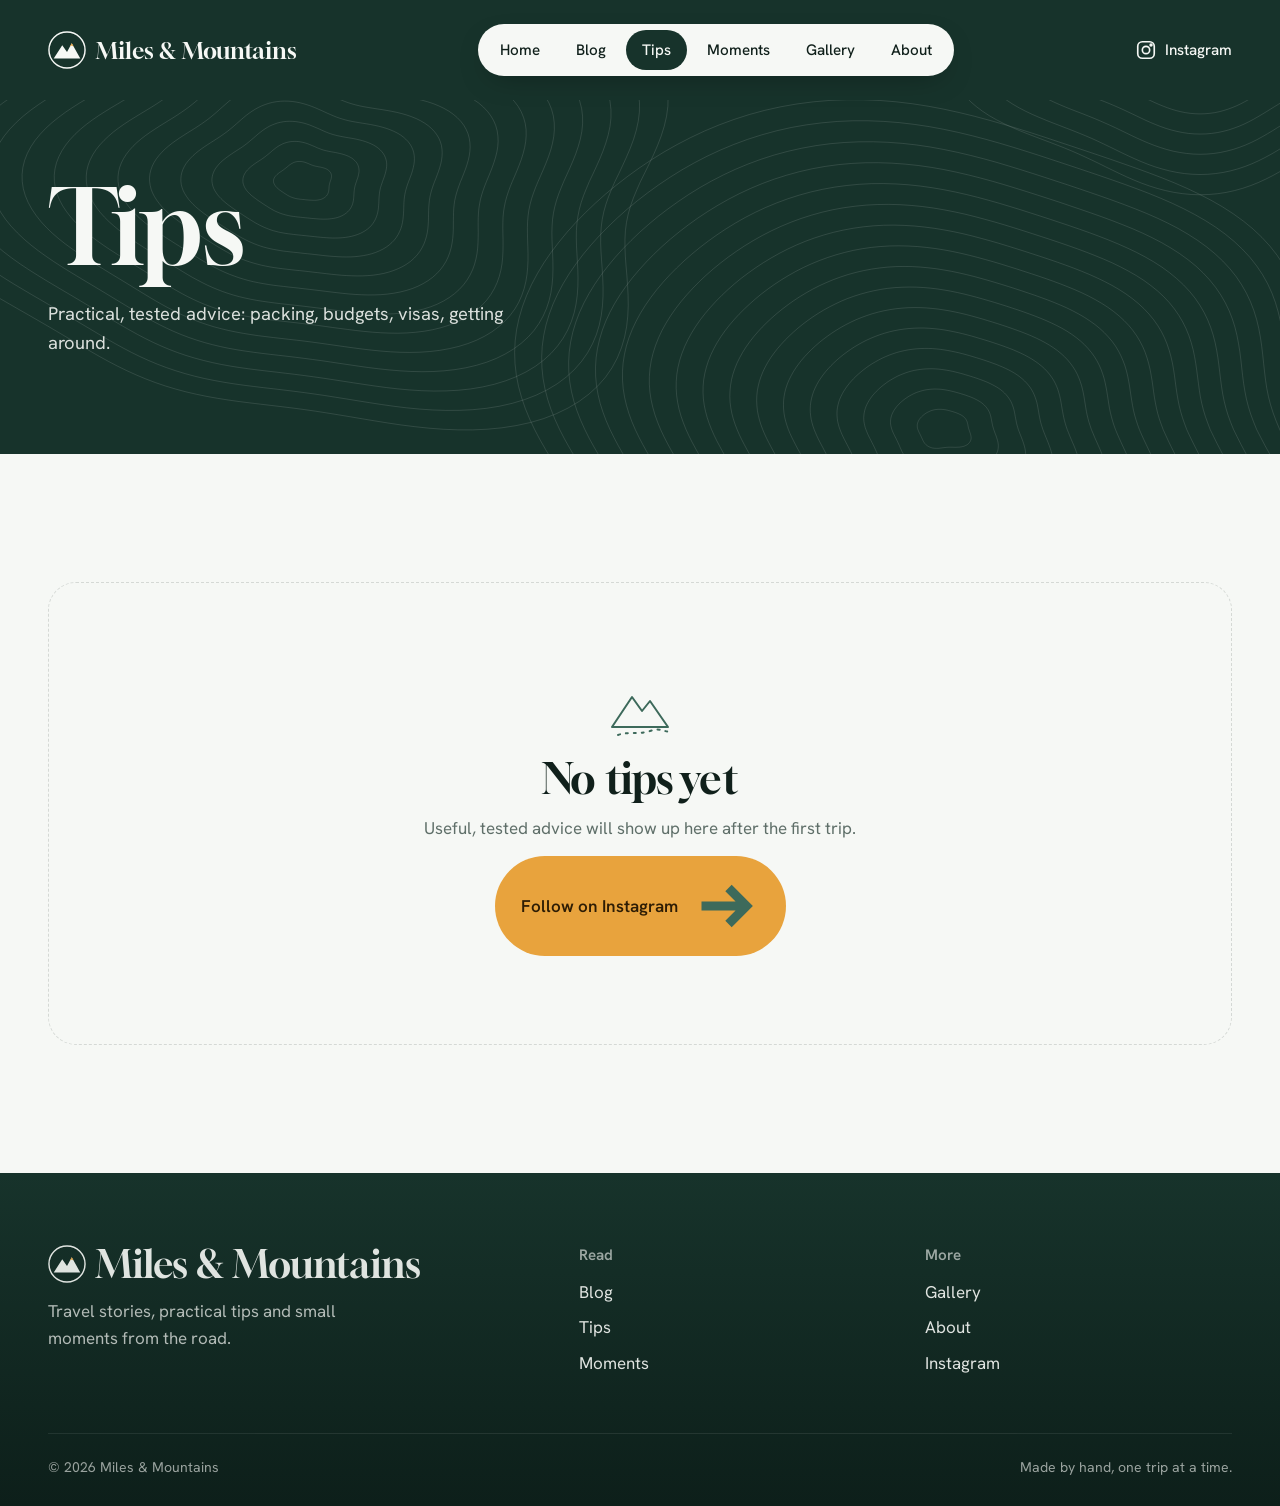
<file: tips/index.html>
<!doctype html>
<html lang="en">
<head>
<meta charset="utf-8">
<meta name="viewport" content="width=device-width, initial-scale=1">
<title>Tips | Miles & Mountains</title>
<meta name="description" content="Practical, tested advice: packing, budgets, visas, getting around.">
<meta property="og:title" content="Tips | Miles & Mountains">
<meta property="og:description" content="Practical, tested advice: packing, budgets, visas, getting around.">
<meta property="og:type" content="website">
<link rel="icon" href="../assets/favicon.svg" type="image/svg+xml">
<link rel="preconnect" href="https://fonts.googleapis.com">
<link rel="preconnect" href="https://fonts.gstatic.com" crossorigin>
<link href="https://fonts.googleapis.com/css2?family=Gloock&family=Hanken+Grotesk:wght@300;400;500;600&display=swap" rel="stylesheet">
<link rel="stylesheet" href="../assets/style.css?v=202611082158">
</head>
<body>
<a class="skip" href="#main">Skip to content</a>
<header class="site-header solid">
  <div class="wrap header-row">
    <a class="brand" href="../"><svg viewBox="0 0 40 40" aria-hidden="true"><circle cx="20" cy="20" r="19" fill="none" stroke="currentColor" stroke-width="1.5"/><path d="M6 29 L15 15 L20 22 L25 13 L34 29 Z" fill="currentColor"/><path d="M23 16.2 L25 13 L27 16.2 L25 15.2 Z" fill="#e8a33d"/></svg><span class="brand-name">Miles &amp; Mountains</span></a>
    <nav class="nav-pill" aria-label="Main"><a href="../">Home</a><a href="../blog/">Blog</a><a href="../tips/" aria-current="page">Tips</a><a href="../moments/">Moments</a><a href="../gallery/">Gallery</a><a href="../about/">About</a></nav>
    <button class="menu-btn" aria-expanded="false" aria-label="Open menu">Menu</button>
    <a class="ig-link" href="https://www.instagram.com/__its.alfred/" rel="noopener" target="_blank"><svg viewBox="0 0 24 24" fill="none" stroke="currentColor" stroke-width="1.8" aria-hidden="true"><rect x="3" y="3" width="18" height="18" rx="5"/><circle cx="12" cy="12" r="4"/><circle cx="17.5" cy="6.5" r="1" fill="currentColor"/></svg><span>Instagram</span></a>
  </div>
</header>
<main id="main">
  <div class="page-hero"><img class="topo" src="../assets/topo.svg" alt=""><div class="wrap"><h1>Tips</h1><p>Practical, tested advice: packing, budgets, visas, getting around.</p></div></div>
  <section>
    <div class="wrap">
      <div class="empty">
        <svg viewBox="0 0 72 72" fill="none" stroke="currentColor" stroke-width="2" aria-hidden="true"><path d="M8 56 L28 26 L38 40 L46 30 L64 56 Z" stroke-linejoin="round"/><path d="M14 64 C26 60 34 64 46 60 S60 62 66 60" stroke-dasharray="2 6" stroke-linecap="round"/></svg>
        <h2>No tips yet</h2>
        <p>Useful, tested advice will show up here after the first trip.</p>
        <a class="btn" href="https://www.instagram.com/__its.alfred/" rel="noopener" target="_blank">Follow on Instagram <svg viewBox="0 0 16 16" fill="none" stroke="currentColor" stroke-width="2" aria-hidden="true"><path d="M3 8h10M9 4l4 4-4 4"/></svg></a>
      </div>
    </div>
  </section>
</main>
<footer class="site-footer">
  <div class="wrap footer-grid">
    <div class="footer-brand">
      <a class="brand" href="../"><svg viewBox="0 0 40 40" aria-hidden="true"><circle cx="20" cy="20" r="19" fill="none" stroke="currentColor" stroke-width="1.5"/><path d="M6 29 L15 15 L20 22 L25 13 L34 29 Z" fill="currentColor"/><path d="M23 16.2 L25 13 L27 16.2 L25 15.2 Z" fill="#e8a33d"/></svg><span class="brand-name">Miles &amp; Mountains</span></a>
      <p>Travel stories, practical tips and small moments from the road.</p>
    </div>
    <div>
      <h4>Read</h4>
      <ul><li><a href="../blog/">Blog</a></li><li><a href="../tips/">Tips</a></li><li><a href="../moments/">Moments</a></li></ul>
    </div>
    <div>
      <h4>More</h4>
      <ul><li><a href="../gallery/">Gallery</a></li><li><a href="../about/">About</a></li><li><a href="https://www.instagram.com/__its.alfred/" rel="noopener" target="_blank">Instagram</a></li></ul>
    </div>
  </div>
  <div class="wrap footer-bottom"><span>© <span data-year>2026</span> Miles &amp; Mountains</span><span>Made by hand, one trip at a time.</span></div>
</footer>
<script src="../assets/site.js?v=202611082158"></script>
</body>
</html>
</file>
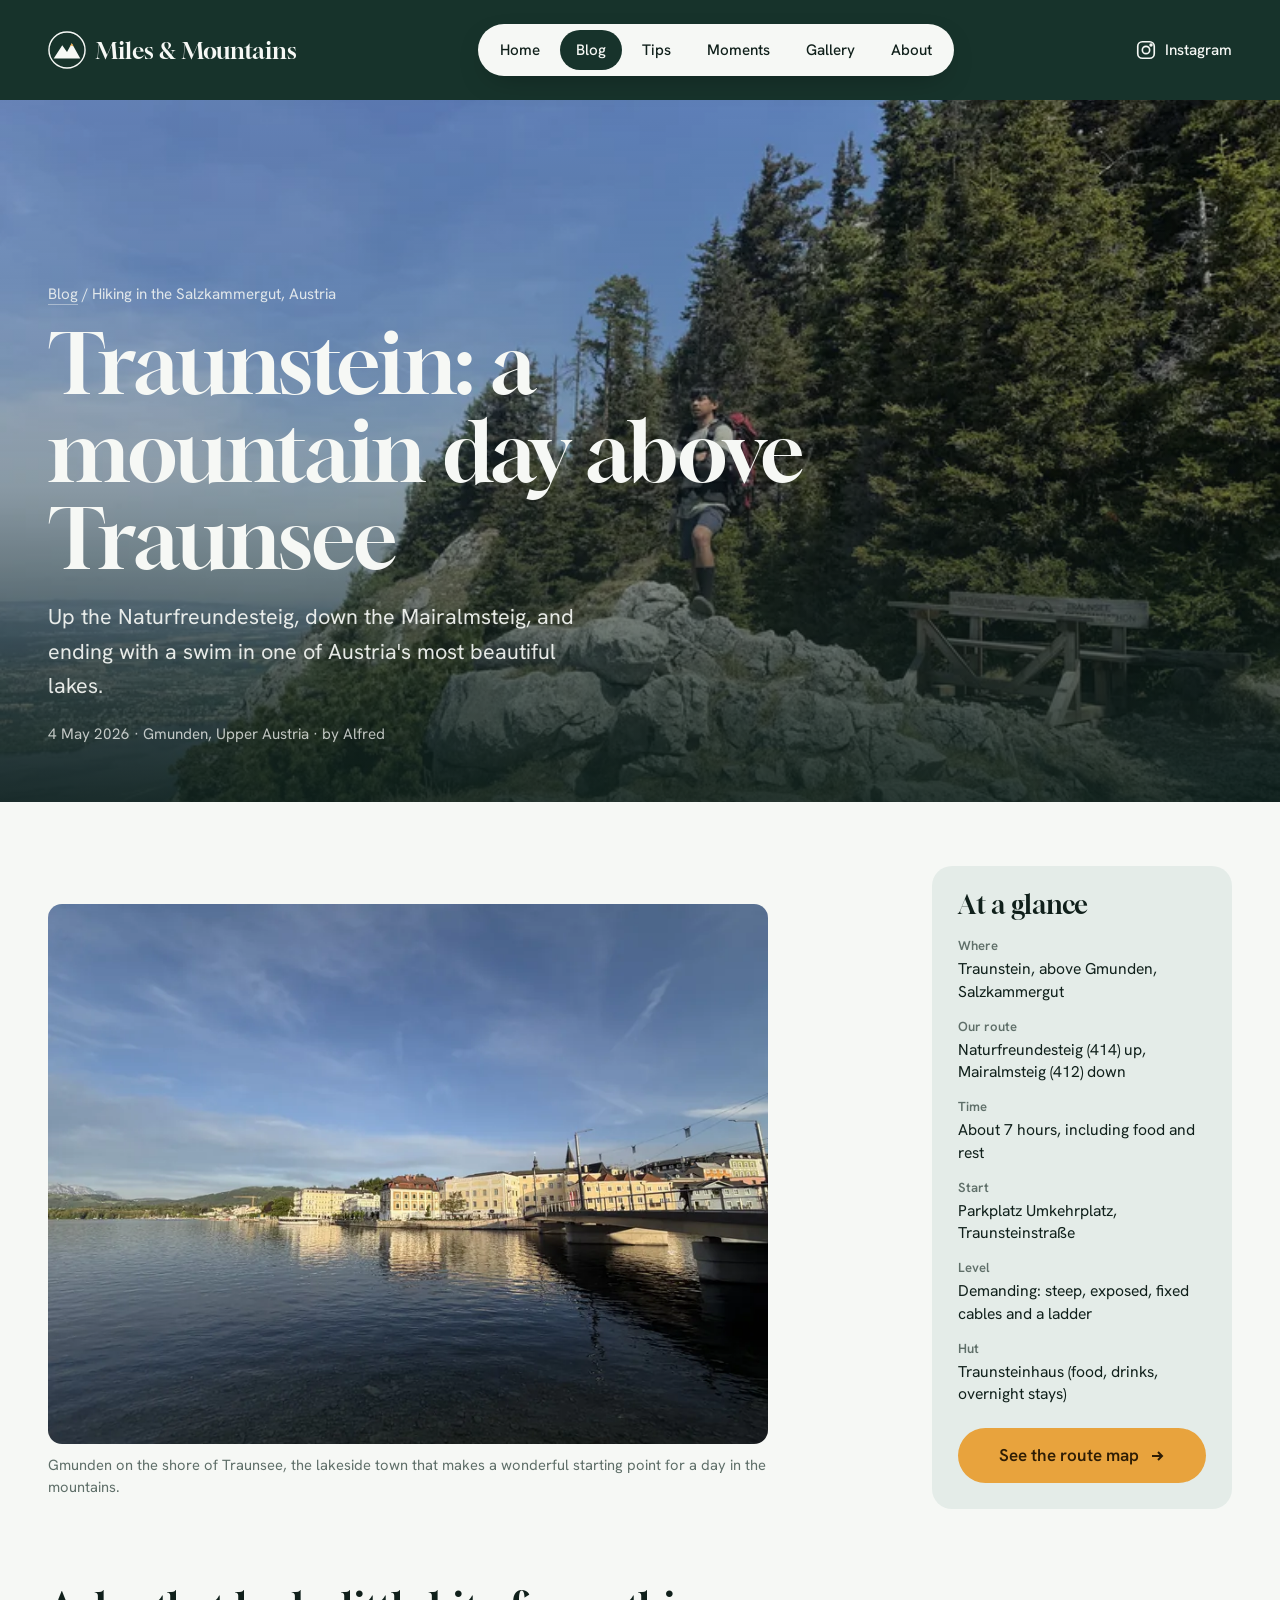
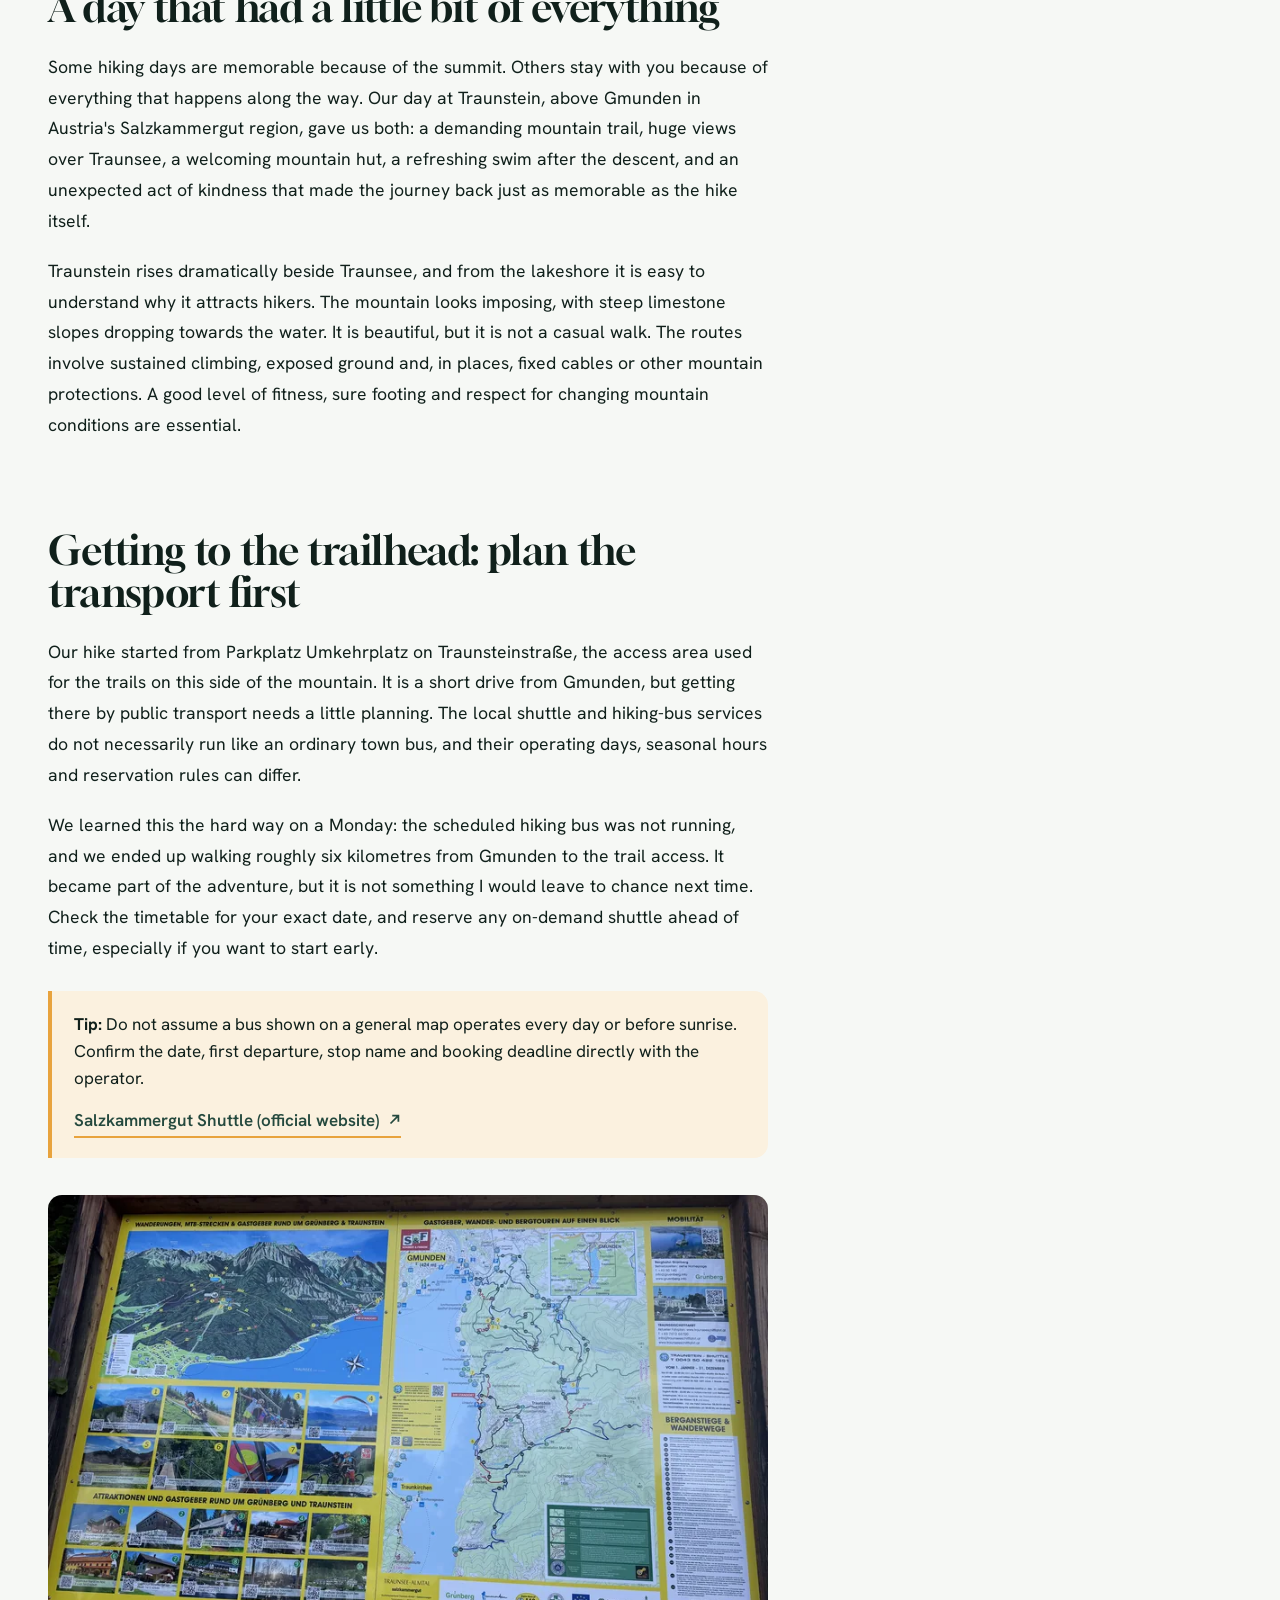
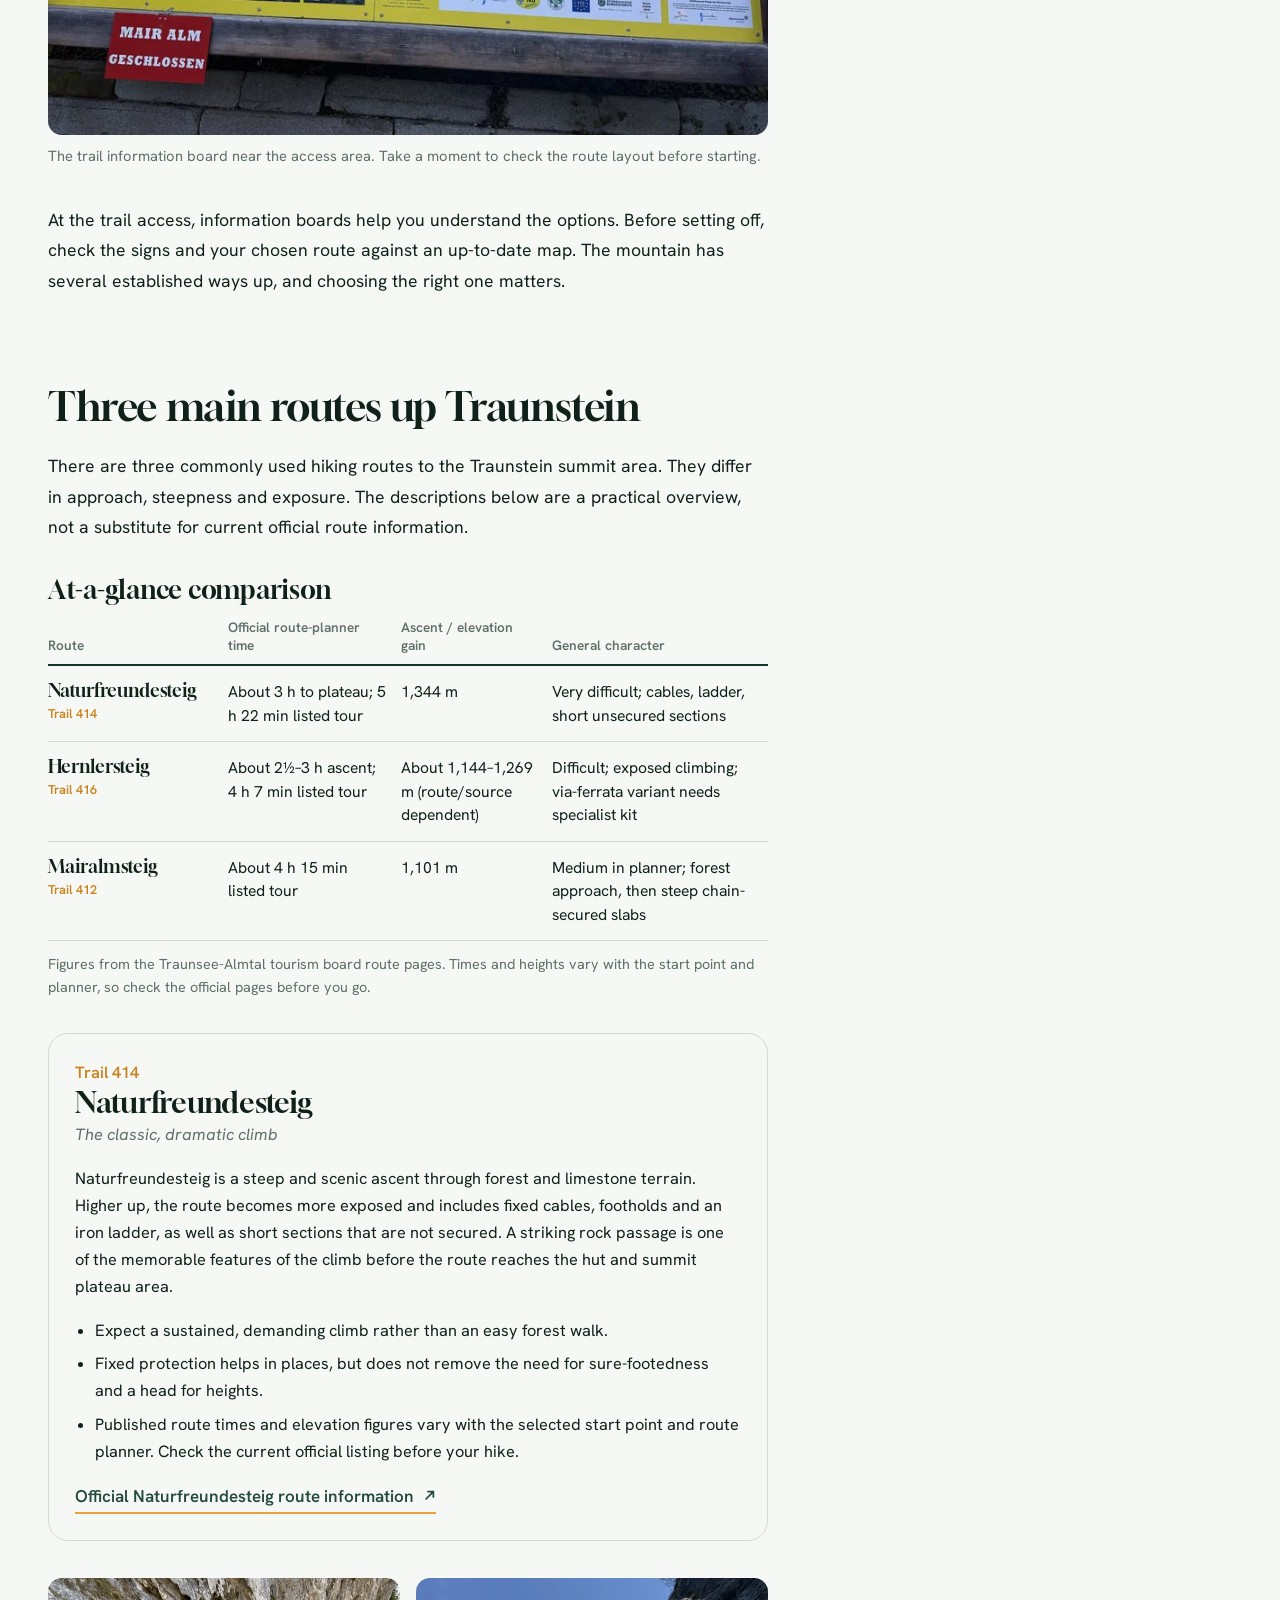
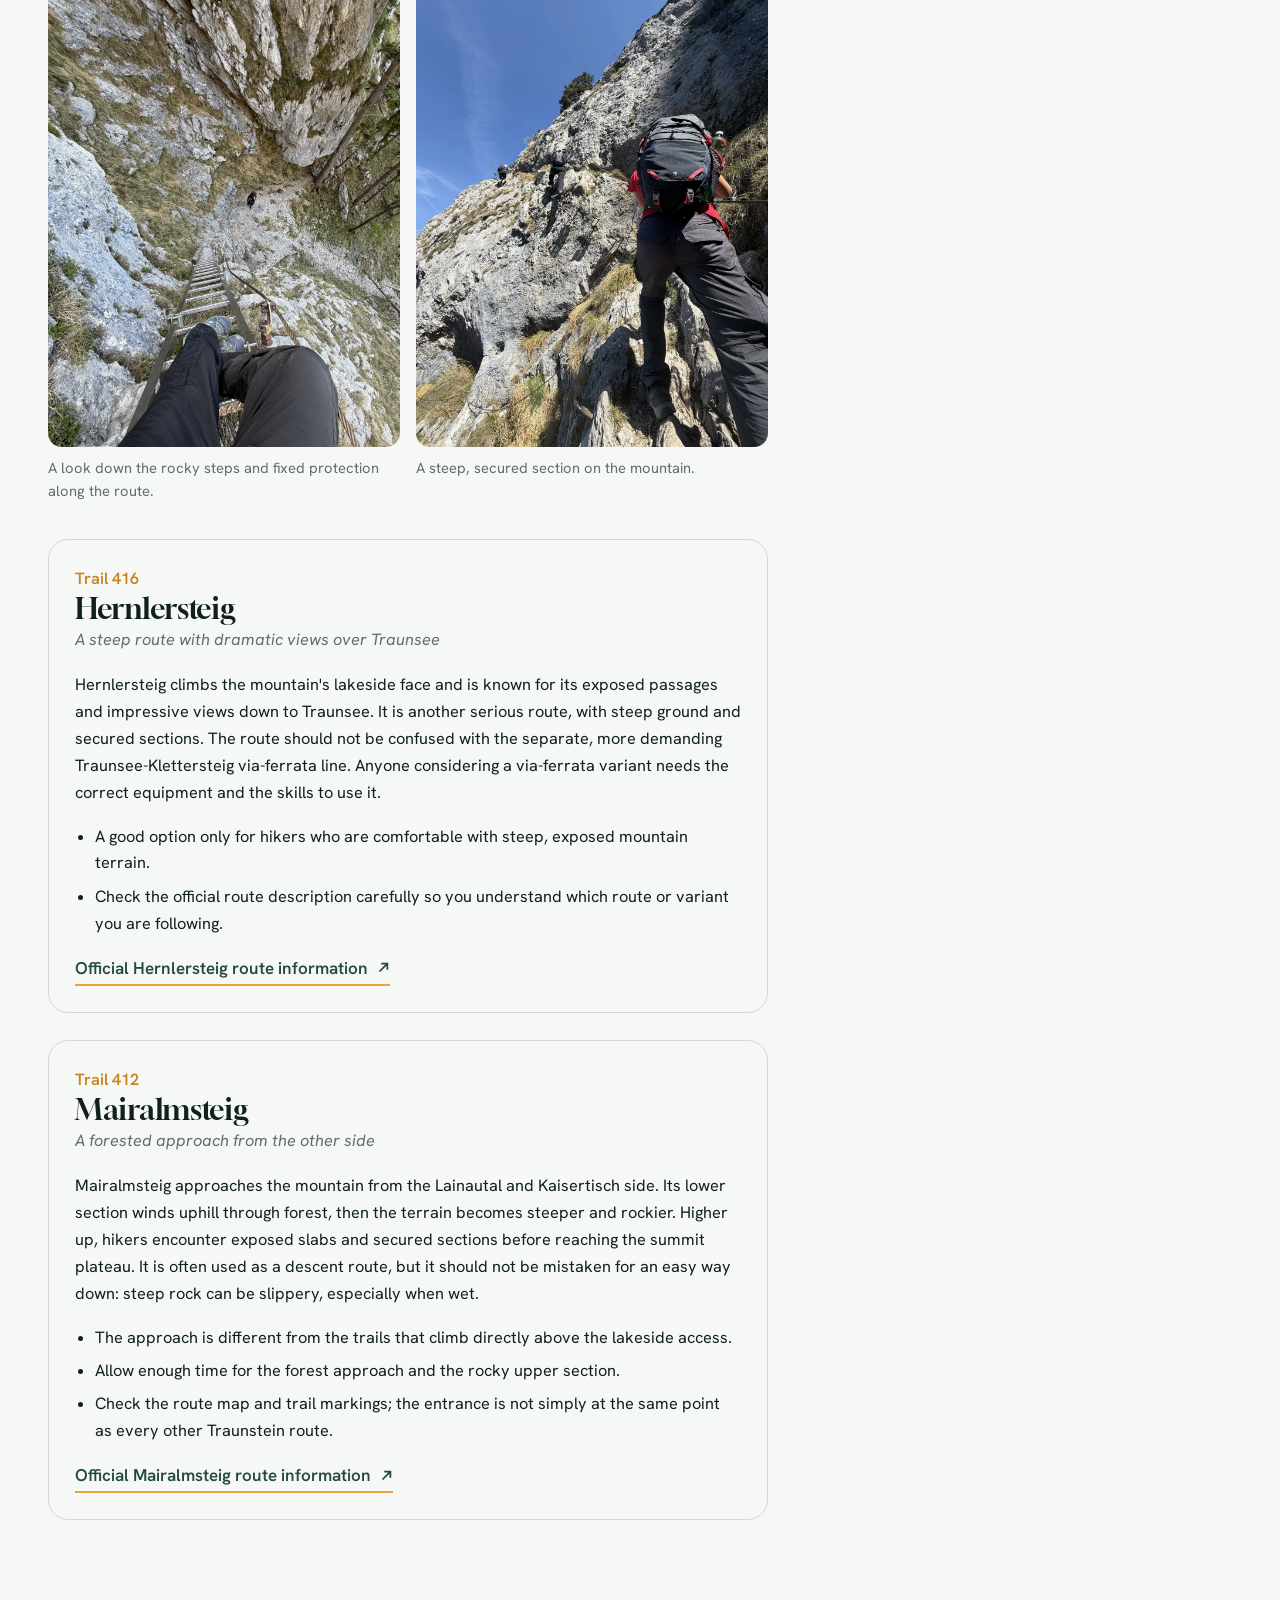
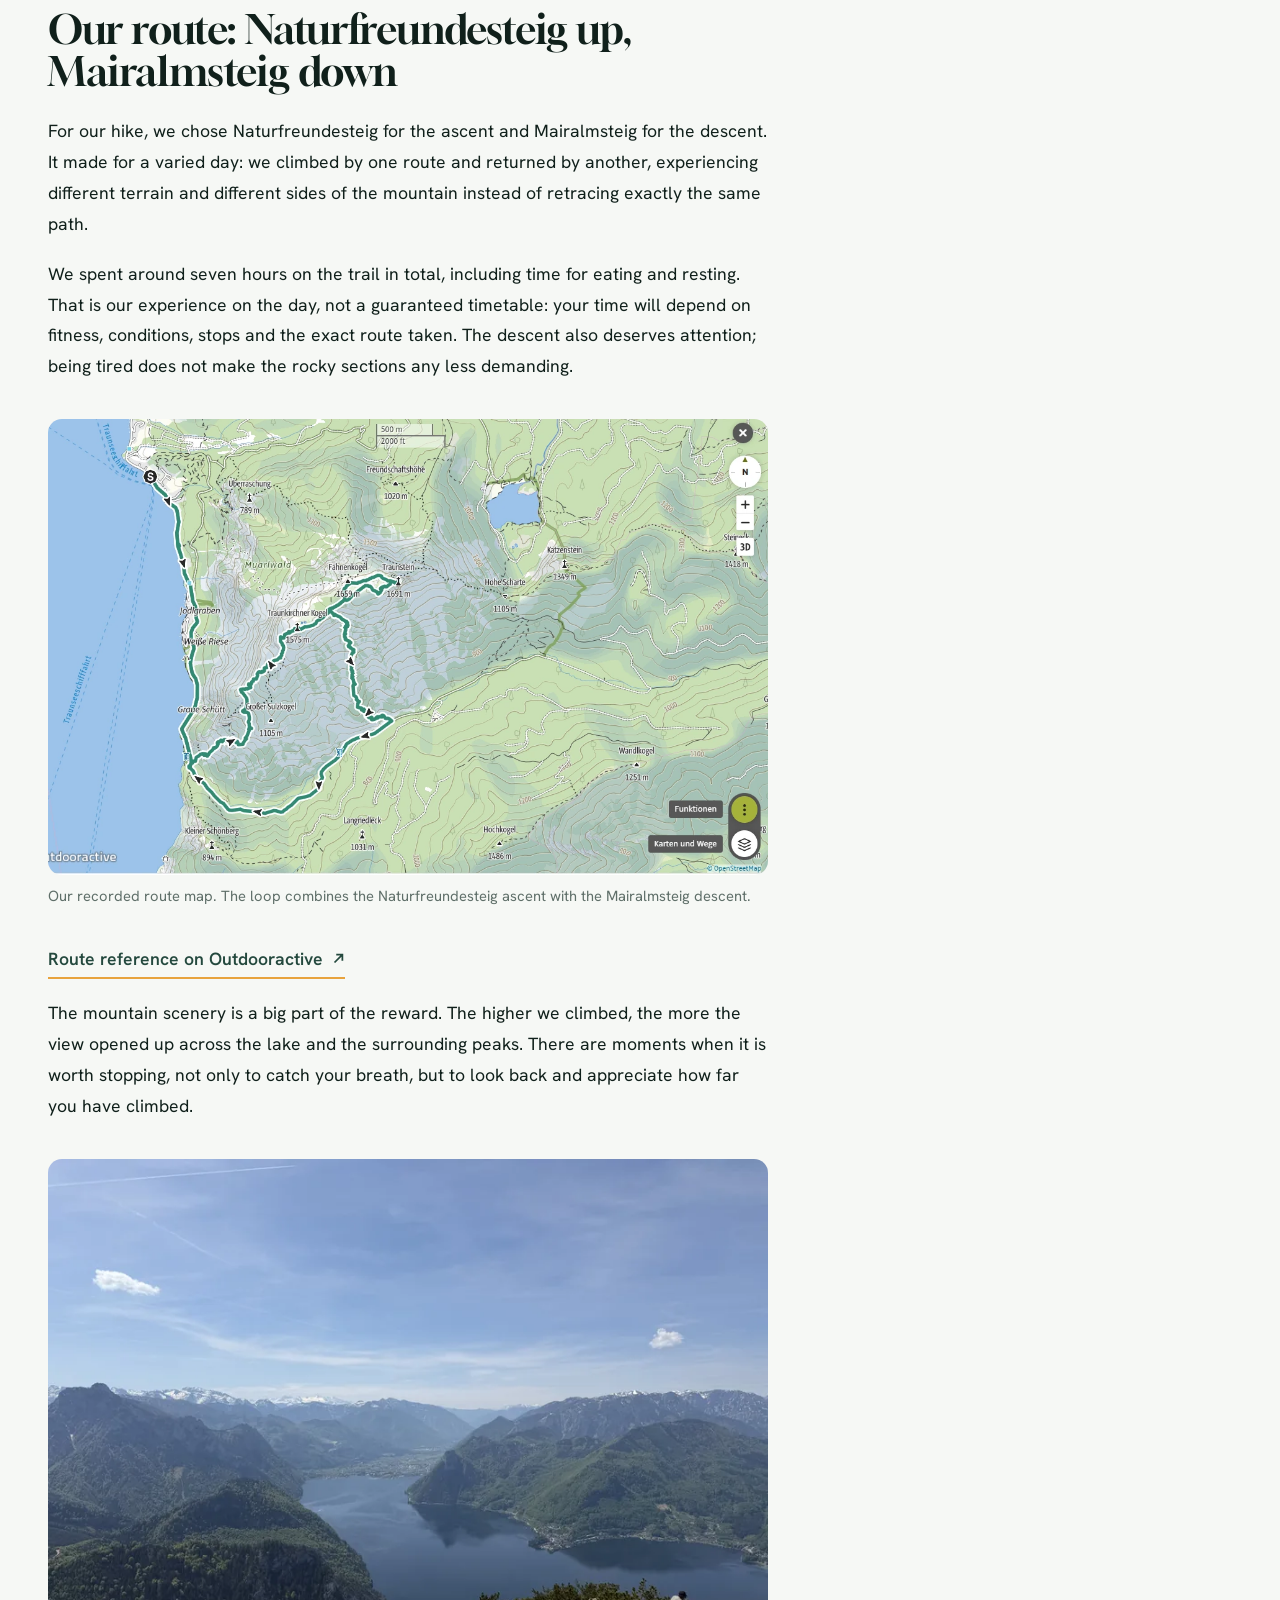
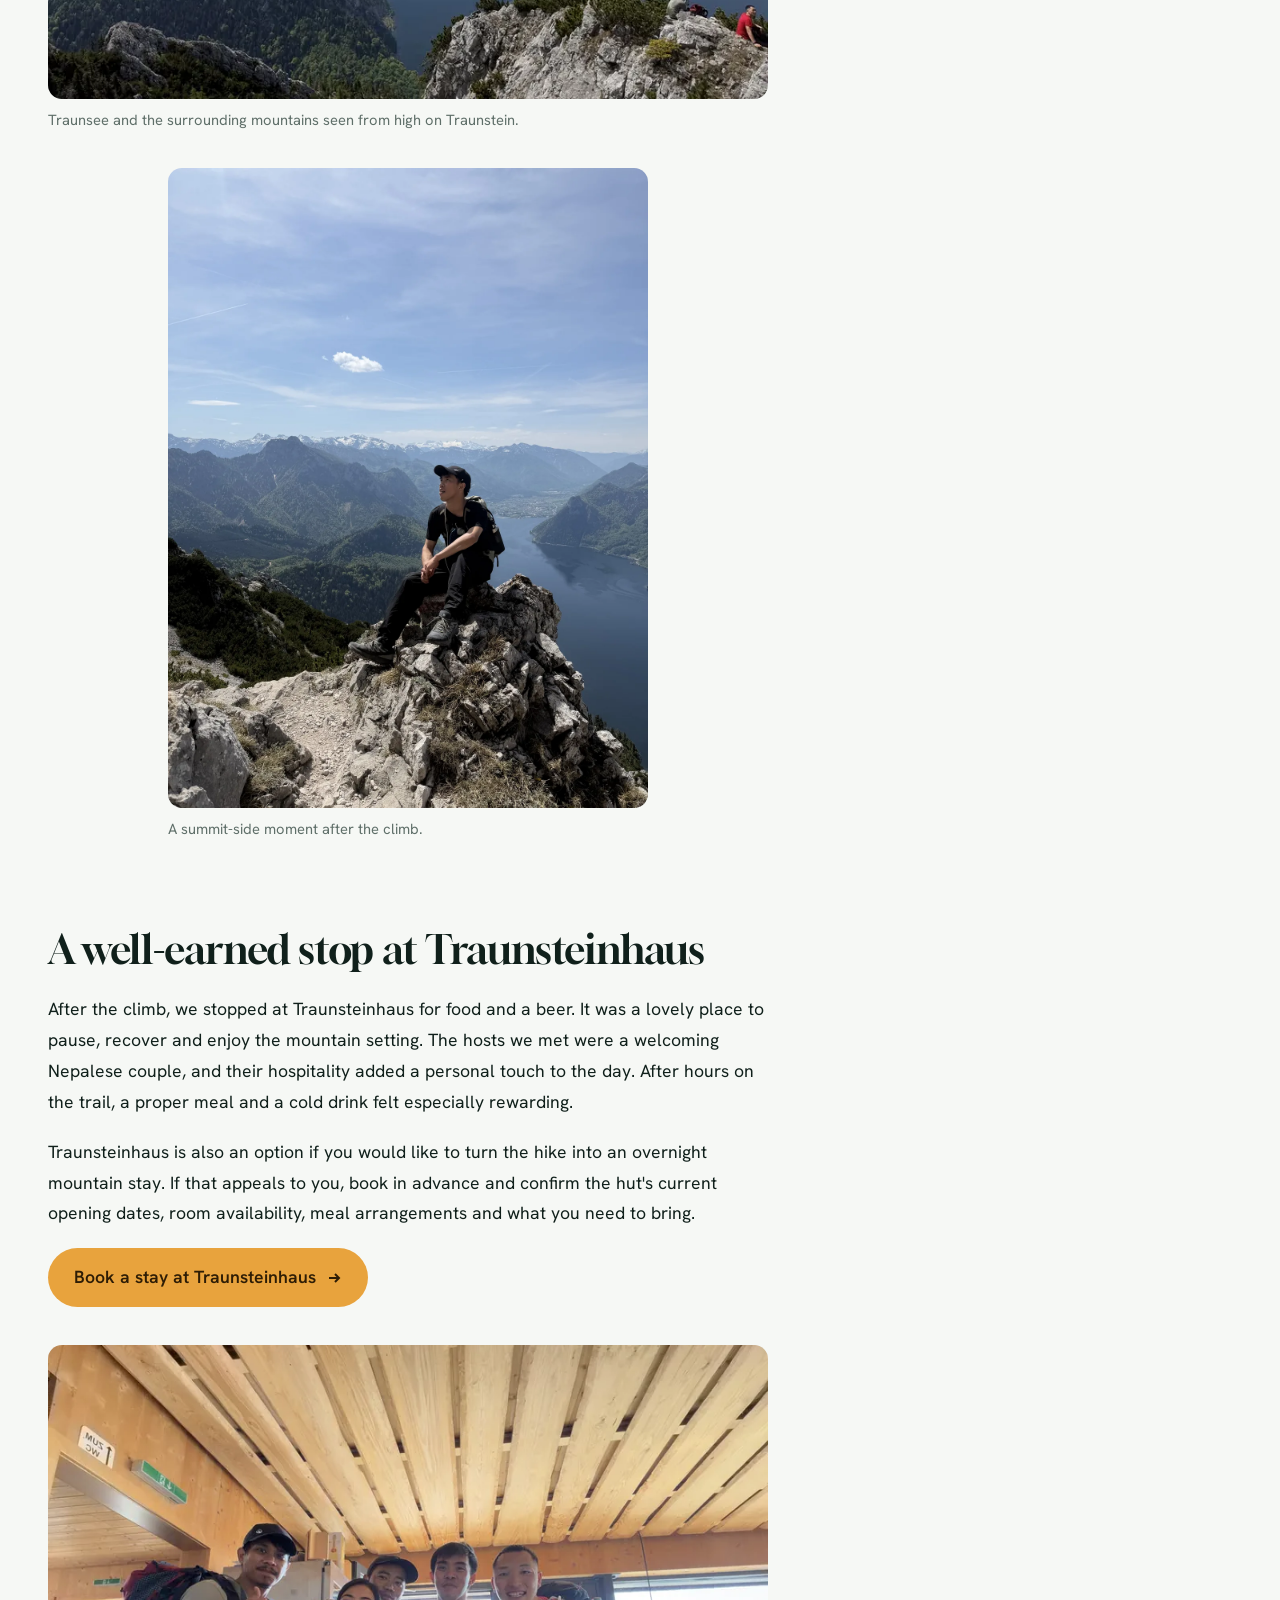
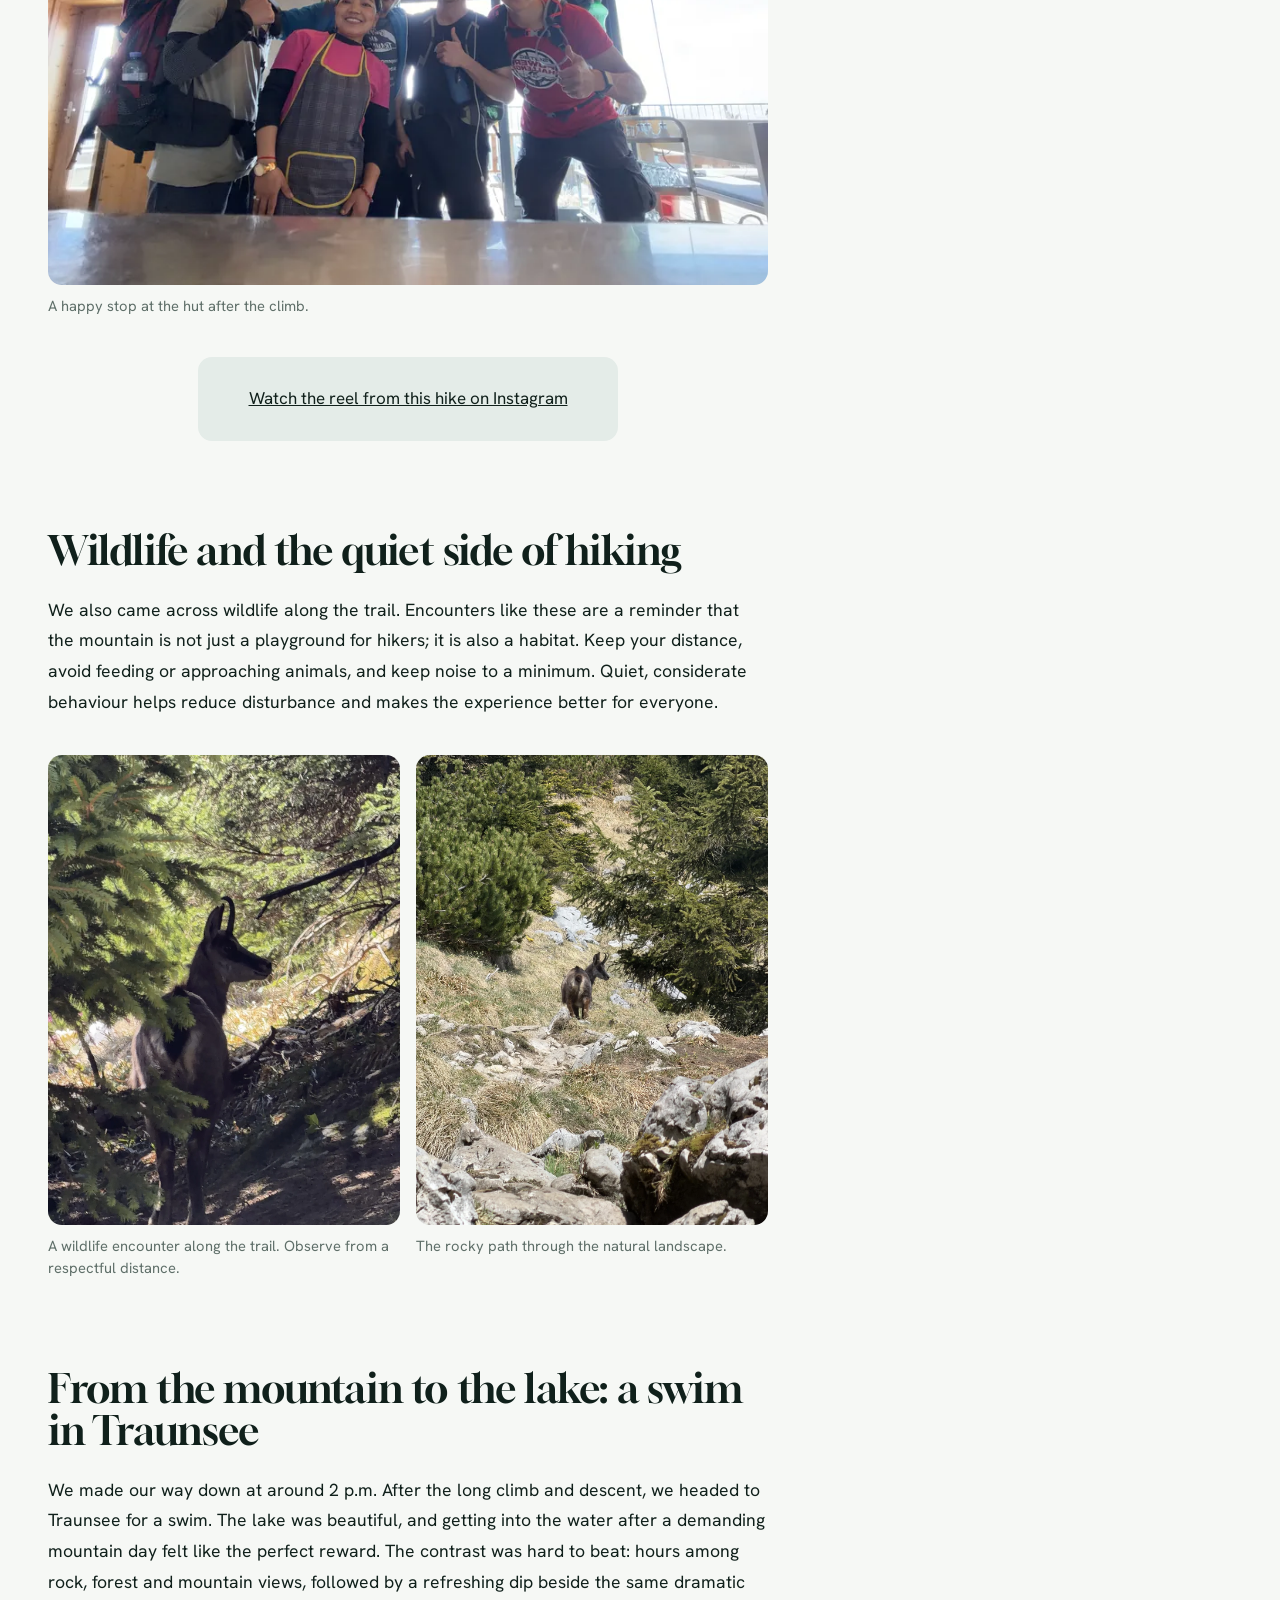
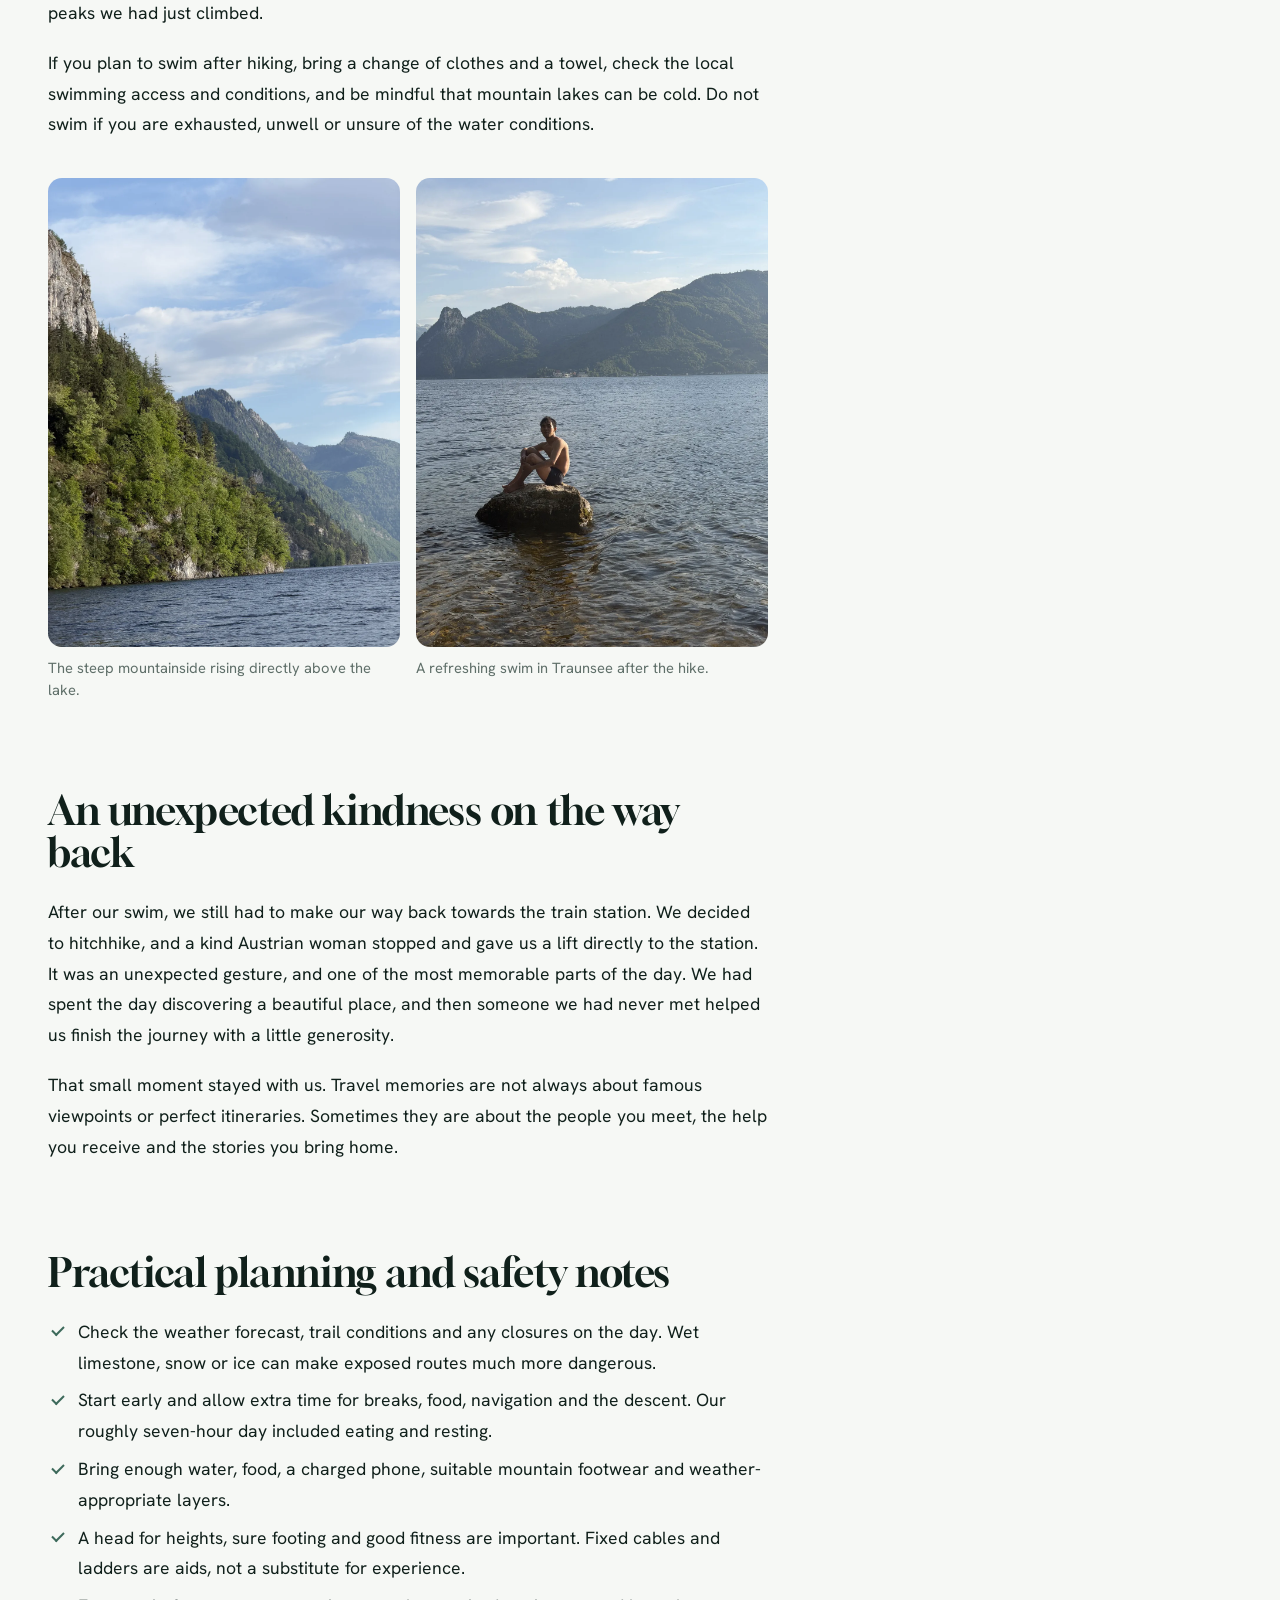
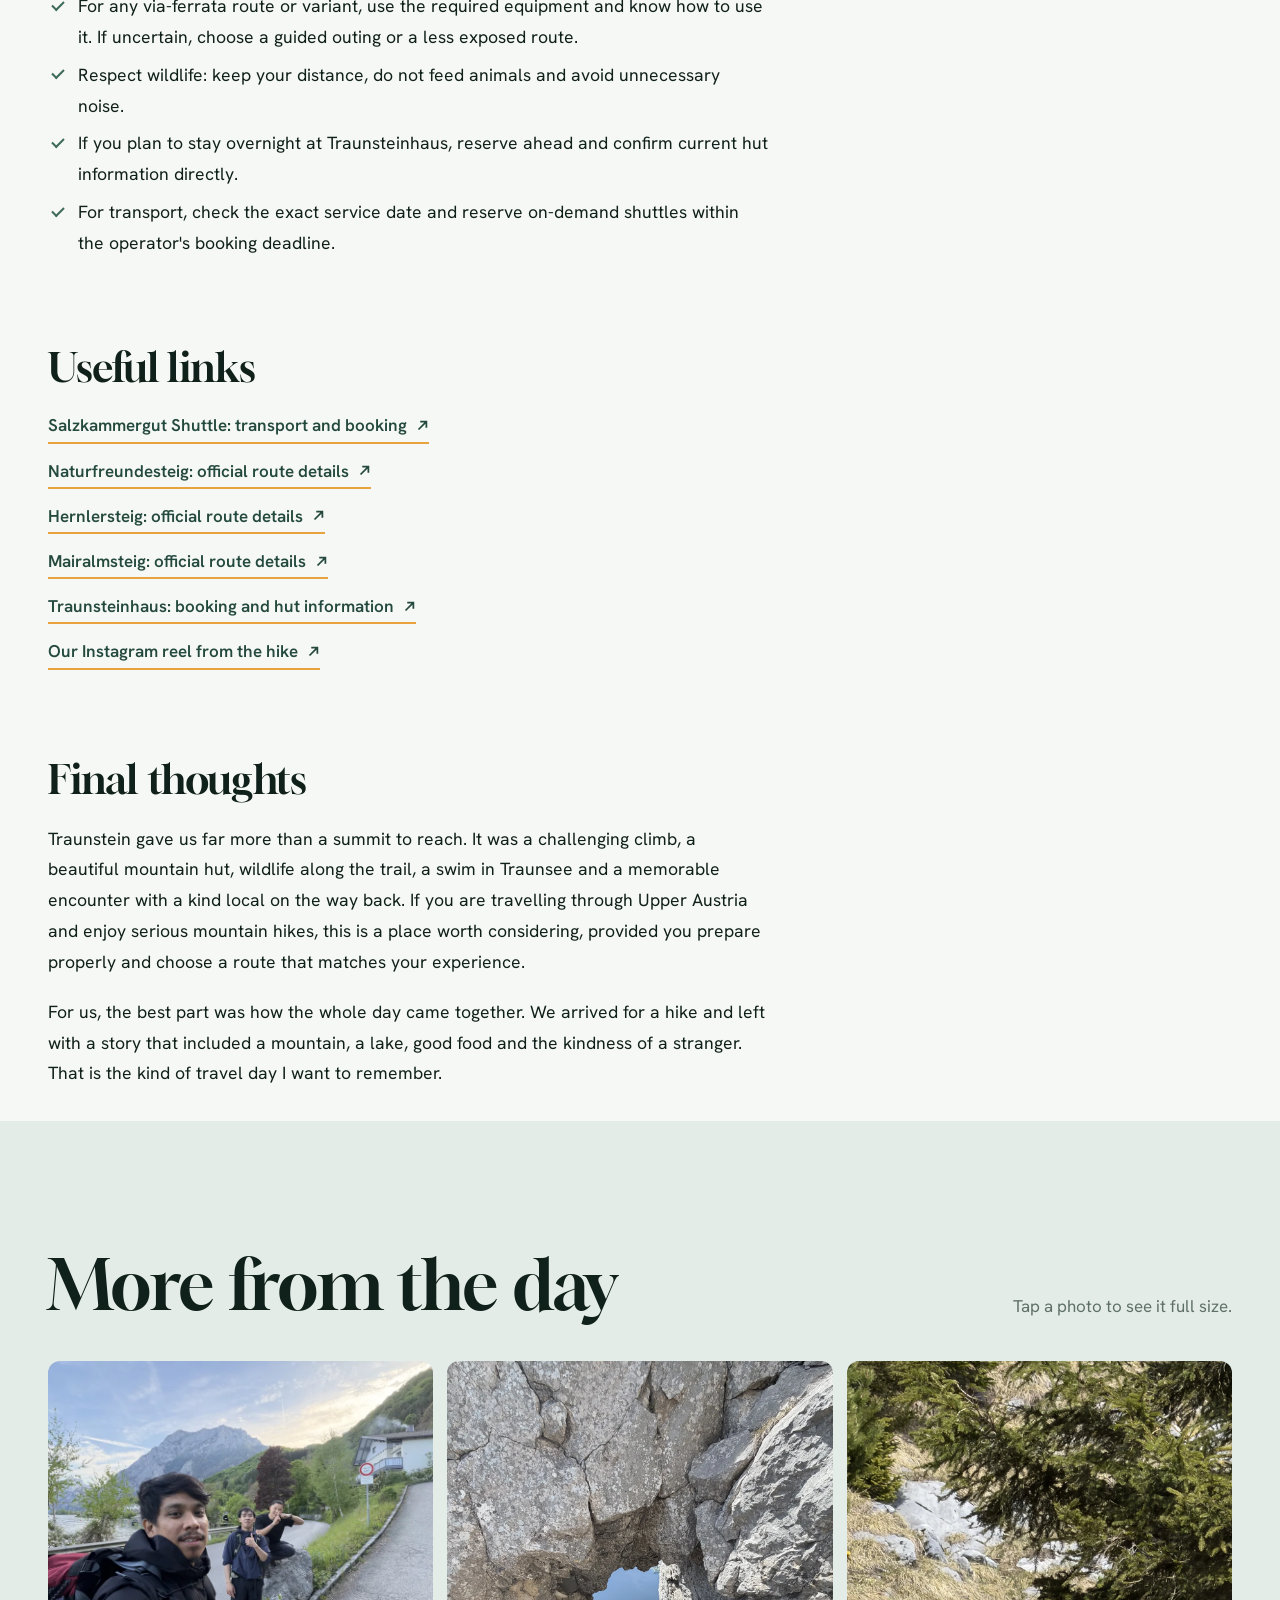
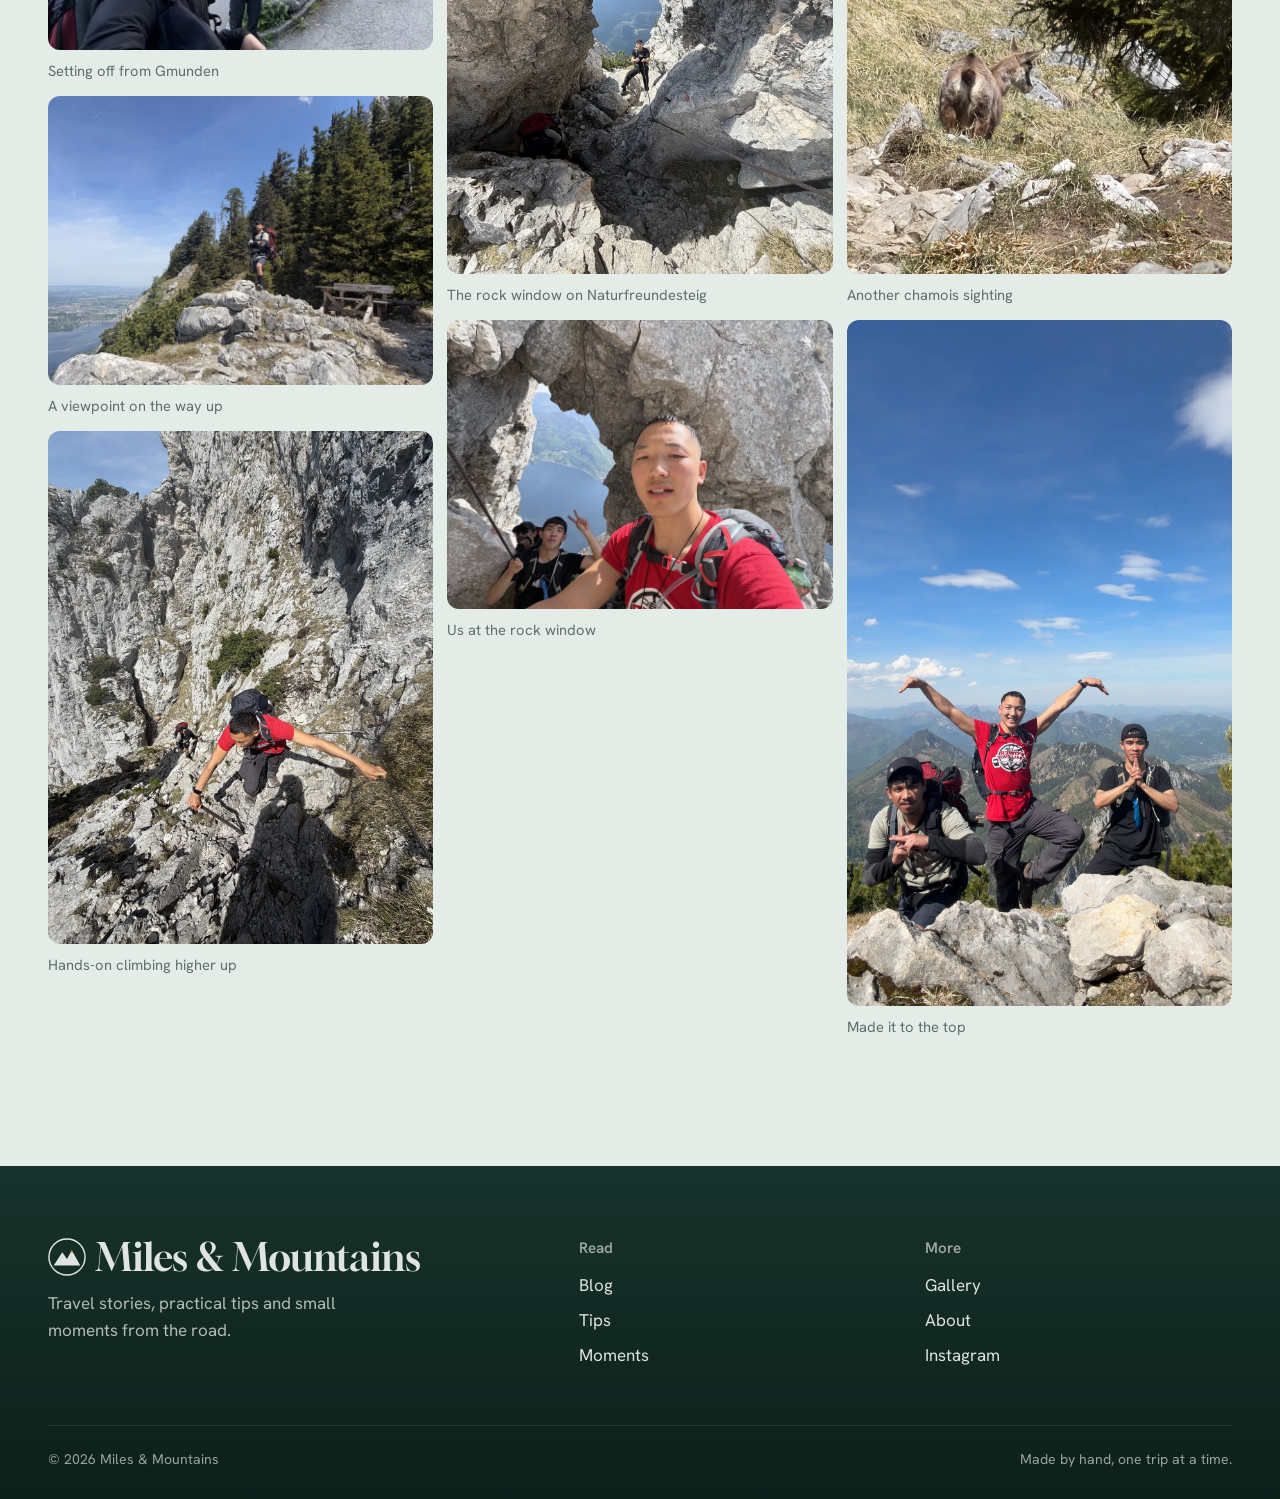
<file: blog/traunstein-austria/index.html>
<!doctype html>
<html lang="en">
<head>
<meta charset="utf-8">
<meta name="viewport" content="width=device-width, initial-scale=1">
<title>Traunstein: a mountain day above Traunsee | Miles &amp; Mountains</title>
<meta name="description" content="Hiking Traunstein above Gmunden, Austria: Naturfreundesteig up, Mairalmsteig down, a stop at Traunsteinhaus and a swim in Traunsee.">
<meta property="og:title" content="Traunstein: a mountain day above Traunsee">
<meta property="og:description" content="Hiking Traunstein above Gmunden, Austria: Naturfreundesteig up, Mairalmsteig down, a stop at Traunsteinhaus and a swim in Traunsee.">
<meta property="og:type" content="article">
<meta property="og:image" content="https://alfredligo09-wq.github.io/blog/traunstein-austria/img/traunsee-view.jpg">
<link rel="icon" href="../../assets/favicon.svg" type="image/svg+xml">
<link rel="preconnect" href="https://fonts.googleapis.com">
<link rel="preconnect" href="https://fonts.gstatic.com" crossorigin>
<link href="https://fonts.googleapis.com/css2?family=Gloock&family=Hanken+Grotesk:wght@300;400;500;600&display=swap" rel="stylesheet">
<link rel="stylesheet" href="../../assets/style.css?v=202611082158">
</head>
<body>
<a class="skip" href="#main">Skip to content</a>
<header class="site-header solid">
  <div class="wrap header-row">
    <a class="brand" href="../../"><svg viewBox="0 0 40 40" aria-hidden="true"><circle cx="20" cy="20" r="19" fill="none" stroke="currentColor" stroke-width="1.5"/><path d="M6 29 L15 15 L20 22 L25 13 L34 29 Z" fill="currentColor"/><path d="M23 16.2 L25 13 L27 16.2 L25 15.2 Z" fill="#e8a33d"/></svg><span class="brand-name">Miles &amp; Mountains</span></a>
    <nav class="nav-pill" aria-label="Main"><a href="../../">Home</a><a href="../../blog/" aria-current="page">Blog</a><a href="../../tips/">Tips</a><a href="../../moments/">Moments</a><a href="../../gallery/">Gallery</a><a href="../../about/">About</a></nav>
    <button class="menu-btn" aria-expanded="false" aria-label="Open menu">Menu</button>
    <a class="ig-link" href="https://www.instagram.com/__its.alfred/" rel="noopener" target="_blank"><svg viewBox="0 0 24 24" fill="none" stroke="currentColor" stroke-width="1.8" aria-hidden="true"><rect x="3" y="3" width="18" height="18" rx="5"/><circle cx="12" cy="12" r="4"/><circle cx="17.5" cy="6.5" r="1" fill="currentColor"/></svg><span>Instagram</span></a>
  </div>
</header>

<main id="main" class="post">
  <header class="post-hero">
    <picture><source type="image/webp" srcset="img/ridge-view-sm.webp 800w, img/ridge-view.webp 1600w" sizes="(max-width: 800px) 100vw, 800px"><img src="img/ridge-view.jpg" width="1600" height="1200" alt="Rocky viewpoint high on Traunstein above Traunsee, with pine trees and blue sky" fetchpriority="high" class="post-cover" data-full="img/ridge-view.webp"></picture>
    <div class="post-shade"></div>
    <div class="wrap post-hero-text">
      <p class="post-kicker"><a href="../">Blog</a> / Hiking in the Salzkammergut, Austria</p>
      <h1>Traunstein: a mountain day above Traunsee</h1>
      <p class="post-dek">Up the Naturfreundesteig, down the Mairalmsteig, and ending with a swim in one of Austria's most beautiful lakes.</p>
      <p class="post-meta"><time datetime="2026-05-04">4 May 2026</time> · Gmunden, Upper Austria · by Alfred</p>
    </div>
  </header>

  <div class="wrap post-layout">
    <aside class="facts" aria-label="Hike at a glance">
      <h2>At a glance</h2>
      <dl>
        <div><dt>Where</dt><dd>Traunstein, above Gmunden, Salzkammergut</dd></div>
        <div><dt>Our route</dt><dd>Naturfreundesteig (414) up, Mairalmsteig (412) down</dd></div>
        <div><dt>Time</dt><dd>About 7 hours, including food and rest</dd></div>
        <div><dt>Start</dt><dd>Parkplatz Umkehrplatz, Traunsteinstraße</dd></div>
        <div><dt>Level</dt><dd>Demanding: steep, exposed, fixed cables and a ladder</dd></div>
        <div><dt>Hut</dt><dd>Traunsteinhaus (food, drinks, overnight stays)</dd></div>
      </dl>
      <a class="btn" href="https://www.outdooractive.com/de/route/bergtour/traunsee-almtal/traunstein-aufstieg-ueber-naturfreundesteig-abstieg-ueber-mairalm/173752411/" target="_blank" rel="noopener">See the route map <svg viewBox="0 0 16 16" fill="none" stroke="currentColor" stroke-width="2" aria-hidden="true"><path d="M3 8h10M9 4l4 4-4 4"/></svg></a>
    </aside>

    <article class="prose post-body">
      <figure class="wide"><picture><source type="image/webp" srcset="img/gmunden-sm.webp 800w, img/gmunden.webp 1600w" sizes="(max-width: 800px) 100vw, 800px"><img src="img/gmunden.jpg" width="1600" height="1200" alt="The town of Gmunden on the shore of Traunsee in evening light" loading="lazy" decoding="async" class="" data-full="img/gmunden.webp"></picture><figcaption>Gmunden on the shore of Traunsee, the lakeside town that makes a wonderful starting point for a day in the mountains.</figcaption></figure>

      <h2>A day that had a little bit of everything</h2>
      <p>Some hiking days are memorable because of the summit. Others stay with you because of everything that happens along the way. Our day at Traunstein, above Gmunden in Austria's Salzkammergut region, gave us both: a demanding mountain trail, huge views over Traunsee, a welcoming mountain hut, a refreshing swim after the descent, and an unexpected act of kindness that made the journey back just as memorable as the hike itself.</p>
      <p>Traunstein rises dramatically beside Traunsee, and from the lakeshore it is easy to understand why it attracts hikers. The mountain looks imposing, with steep limestone slopes dropping towards the water. It is beautiful, but it is not a casual walk. The routes involve sustained climbing, exposed ground and, in places, fixed cables or other mountain protections. A good level of fitness, sure footing and respect for changing mountain conditions are essential.</p>

      <h2>Getting to the trailhead: plan the transport first</h2>
      <p>Our hike started from Parkplatz Umkehrplatz on Traunsteinstraße, the access area used for the trails on this side of the mountain. It is a short drive from Gmunden, but getting there by public transport needs a little planning. The local shuttle and hiking-bus services do not necessarily run like an ordinary town bus, and their operating days, seasonal hours and reservation rules can differ.</p>
      <p>We learned this the hard way on a Monday: the scheduled hiking bus was not running, and we ended up walking roughly six kilometres from Gmunden to the trail access. It became part of the adventure, but it is not something I would leave to chance next time. Check the timetable for your exact date, and reserve any on-demand shuttle ahead of time, especially if you want to start early.</p>
      <div class="callout">
        <p><strong>Tip:</strong> Do not assume a bus shown on a general map operates every day or before sunrise. Confirm the date, first departure, stop name and booking deadline directly with the operator.</p>
        <a class="link-btn" href="https://www.salzkammergutshuttle.at/" target="_blank" rel="noopener">Salzkammergut Shuttle (official website) <svg viewBox="0 0 16 16" fill="none" stroke="currentColor" stroke-width="2" aria-hidden="true"><path d="M6 3h7v7M13 3 4 12"/></svg></a>
      </div>

      <figure class=""><picture><source type="image/webp" srcset="img/trail-board-sm.webp 800w, img/trail-board.webp 1600w" sizes="(max-width: 800px) 100vw, 800px"><img src="img/trail-board.jpg" width="1600" height="1200" alt="Trail information board with a map of the Traunstein routes" loading="lazy" decoding="async" class="" data-full="img/trail-board.webp"></picture><figcaption>The trail information board near the access area. Take a moment to check the route layout before starting.</figcaption></figure>
      <p>At the trail access, information boards help you understand the options. Before setting off, check the signs and your chosen route against an up-to-date map. The mountain has several established ways up, and choosing the right one matters.</p>

      <h2>Three main routes up Traunstein</h2>
      <p>There are three commonly used hiking routes to the Traunstein summit area. They differ in approach, steepness and exposure. The descriptions below are a practical overview, not a substitute for current official route information.</p>
      <div class="compare">
        <h3>At-a-glance comparison</h3>
        <table>
          <thead><tr><th scope="col">Route</th><th scope="col">Official route-planner time</th><th scope="col">Ascent / elevation gain</th><th scope="col">General character</th></tr></thead>
          <tbody>
            <tr><th scope="row">Naturfreundesteig <span>Trail 414</span></th><td data-label="Time">About 3 h to plateau; 5 h 22 min listed tour</td><td data-label="Ascent">1,344 m</td><td data-label="Character">Very difficult; cables, ladder, short unsecured sections</td></tr>
            <tr><th scope="row">Hernlersteig <span>Trail 416</span></th><td data-label="Time">About 2½–3 h ascent; 4 h 7 min listed tour</td><td data-label="Ascent">About 1,144–1,269 m (route/source dependent)</td><td data-label="Character">Difficult; exposed climbing; via-ferrata variant needs specialist kit</td></tr>
            <tr><th scope="row">Mairalmsteig <span>Trail 412</span></th><td data-label="Time">About 4 h 15 min listed tour</td><td data-label="Ascent">1,101 m</td><td data-label="Character">Medium in planner; forest approach, then steep chain-secured slabs</td></tr>
          </tbody>
        </table>
        <p class="compare-note">Figures from the Traunsee-Almtal tourism board route pages. Times and heights vary with the start point and planner, so check the official pages before you go.</p>
      </div>

      <div class="route">
        <p class="route-no">Trail 414</p>
        <h3>Naturfreundesteig</h3>
        <p class="route-sub">The classic, dramatic climb</p>
        <p>Naturfreundesteig is a steep and scenic ascent through forest and limestone terrain. Higher up, the route becomes more exposed and includes fixed cables, footholds and an iron ladder, as well as short sections that are not secured. A striking rock passage is one of the memorable features of the climb before the route reaches the hut and summit plateau area.</p>
        <ul>
          <li>Expect a sustained, demanding climb rather than an easy forest walk.</li>
          <li>Fixed protection helps in places, but does not remove the need for sure-footedness and a head for heights.</li>
          <li>Published route times and elevation figures vary with the selected start point and route planner. Check the current official listing before your hike.</li>
        </ul>
        <a class="link-btn" href="https://traunsee-almtal.salzkammergut.at/en/oesterreich-tour/detail/430001487/traunstein-naturfreundesteig.html" target="_blank" rel="noopener">Official Naturfreundesteig route information <svg viewBox="0 0 16 16" fill="none" stroke="currentColor" stroke-width="2" aria-hidden="true"><path d="M6 3h7v7M13 3 4 12"/></svg></a>
      </div>
      <div class="fig-pair"><figure><picture><source type="image/webp" srcset="img/ladder-sm.webp 600w, img/ladder.webp 1200w" sizes="(max-width: 800px) 100vw, 800px"><img src="img/ladder.jpg" width="1200" height="1600" alt="Looking down past hiking boots at rocky steps and an iron ladder" loading="lazy" decoding="async" class="" data-full="img/ladder.webp"></picture><figcaption>A look down the rocky steps and fixed protection along the route.</figcaption></figure><figure><picture><source type="image/webp" srcset="img/secured-section-sm.webp 600w, img/secured-section.webp 1200w" sizes="(max-width: 800px) 100vw, 800px"><img src="img/secured-section.jpg" width="1200" height="1600" alt="A hiker with a backpack climbing a steep secured rock section" loading="lazy" decoding="async" class="" data-full="img/secured-section.webp"></picture><figcaption>A steep, secured section on the mountain.</figcaption></figure></div>

      <div class="route">
        <p class="route-no">Trail 416</p>
        <h3>Hernlersteig</h3>
        <p class="route-sub">A steep route with dramatic views over Traunsee</p>
        <p>Hernlersteig climbs the mountain's lakeside face and is known for its exposed passages and impressive views down to Traunsee. It is another serious route, with steep ground and secured sections. The route should not be confused with the separate, more demanding Traunsee-Klettersteig via-ferrata line. Anyone considering a via-ferrata variant needs the correct equipment and the skills to use it.</p>
        <ul>
          <li>A good option only for hikers who are comfortable with steep, exposed mountain terrain.</li>
          <li>Check the official route description carefully so you understand which route or variant you are following.</li>
        </ul>
        <a class="link-btn" href="https://traunsee-almtal.salzkammergut.at/en/oesterreich-tour/detail/430001486/traunstein-hernlersteig.html" target="_blank" rel="noopener">Official Hernlersteig route information <svg viewBox="0 0 16 16" fill="none" stroke="currentColor" stroke-width="2" aria-hidden="true"><path d="M6 3h7v7M13 3 4 12"/></svg></a>
      </div>

      <div class="route">
        <p class="route-no">Trail 412</p>
        <h3>Mairalmsteig</h3>
        <p class="route-sub">A forested approach from the other side</p>
        <p>Mairalmsteig approaches the mountain from the Lainautal and Kaisertisch side. Its lower section winds uphill through forest, then the terrain becomes steeper and rockier. Higher up, hikers encounter exposed slabs and secured sections before reaching the summit plateau. It is often used as a descent route, but it should not be mistaken for an easy way down: steep rock can be slippery, especially when wet.</p>
        <ul>
          <li>The approach is different from the trails that climb directly above the lakeside access.</li>
          <li>Allow enough time for the forest approach and the rocky upper section.</li>
          <li>Check the route map and trail markings; the entrance is not simply at the same point as every other Traunstein route.</li>
        </ul>
        <a class="link-btn" href="https://traunsee-almtal.salzkammergut.at/en/oesterreich-tour/detail/430001485/traunstein-mair-alm-steig.html" target="_blank" rel="noopener">Official Mairalmsteig route information <svg viewBox="0 0 16 16" fill="none" stroke="currentColor" stroke-width="2" aria-hidden="true"><path d="M6 3h7v7M13 3 4 12"/></svg></a>
      </div>

      <h2>Our route: Naturfreundesteig up, Mairalmsteig down</h2>
      <p>For our hike, we chose Naturfreundesteig for the ascent and Mairalmsteig for the descent. It made for a varied day: we climbed by one route and returned by another, experiencing different terrain and different sides of the mountain instead of retracing exactly the same path.</p>
      <p>We spent around seven hours on the trail in total, including time for eating and resting. That is our experience on the day, not a guaranteed timetable: your time will depend on fitness, conditions, stops and the exact route taken. The descent also deserves attention; being tired does not make the rocky sections any less demanding.</p>
      <figure class="wide"><picture><source type="image/webp" srcset="img/route-map.webp 1161w" sizes="(max-width: 800px) 100vw, 800px"><img src="img/route-map.jpg" width="1161" height="734" alt="Map of the recorded loop over Traunstein" loading="lazy" decoding="async" class="" data-full="img/route-map.webp"></picture><figcaption>Our recorded route map. The loop combines the Naturfreundesteig ascent with the Mairalmsteig descent.</figcaption></figure>
      <p><a class="link-btn" href="https://www.outdooractive.com/de/route/bergtour/traunsee-almtal/traunstein-aufstieg-ueber-naturfreundesteig-abstieg-ueber-mairalm/173752411/" target="_blank" rel="noopener">Route reference on Outdooractive <svg viewBox="0 0 16 16" fill="none" stroke="currentColor" stroke-width="2" aria-hidden="true"><path d="M6 3h7v7M13 3 4 12"/></svg></a></p>
      <p>The mountain scenery is a big part of the reward. The higher we climbed, the more the view opened up across the lake and the surrounding peaks. There are moments when it is worth stopping, not only to catch your breath, but to look back and appreciate how far you have climbed.</p>
      <figure class="wide"><picture><source type="image/webp" srcset="img/traunsee-view-sm.webp 800w, img/traunsee-view.webp 1600w" sizes="(max-width: 800px) 100vw, 800px"><img src="img/traunsee-view.jpg" width="1600" height="1200" alt="Traunsee lake and surrounding mountains seen from high above" loading="lazy" decoding="async" class="" data-full="img/traunsee-view.webp"></picture><figcaption>Traunsee and the surrounding mountains seen from high on Traunstein.</figcaption></figure>
      <figure class="tall"><picture><source type="image/webp" srcset="img/summit-sm.webp 600w, img/summit.webp 1200w" sizes="(max-width: 800px) 100vw, 800px"><img src="img/summit.jpg" width="1200" height="1600" alt="Alfred sitting on summit rocks with the lake far below" loading="lazy" decoding="async" class="" data-full="img/summit.webp"></picture><figcaption>A summit-side moment after the climb.</figcaption></figure>

      <h2>A well-earned stop at Traunsteinhaus</h2>
      <p>After the climb, we stopped at Traunsteinhaus for food and a beer. It was a lovely place to pause, recover and enjoy the mountain setting. The hosts we met were a welcoming Nepalese couple, and their hospitality added a personal touch to the day. After hours on the trail, a proper meal and a cold drink felt especially rewarding.</p>
      <p>Traunsteinhaus is also an option if you would like to turn the hike into an overnight mountain stay. If that appeals to you, book in advance and confirm the hut's current opening dates, room availability, meal arrangements and what you need to bring.</p>
      <p><a class="btn" href="https://gutesamtraunstein.at/" target="_blank" rel="noopener">Book a stay at Traunsteinhaus <svg viewBox="0 0 16 16" fill="none" stroke="currentColor" stroke-width="2" aria-hidden="true"><path d="M3 8h10M9 4l4 4-4 4"/></svg></a></p>
      <figure class=""><picture><source type="image/webp" srcset="img/hut-sm.webp 800w, img/hut.webp 1600w" sizes="(max-width: 800px) 100vw, 800px"><img src="img/hut.jpg" width="1600" height="1200" alt="Group of hikers smiling inside the wooden mountain hut" loading="lazy" decoding="async" class="" data-full="img/hut.webp"></picture><figcaption>A happy stop at the hut after the climb.</figcaption></figure>

      <div class="reel">
        <blockquote class="instagram-media" data-instgrm-permalink="https://www.instagram.com/reel/Dc0zW8gsoHl/?utm_source=ig_embed" data-instgrm-version="14">
          <a href="https://www.instagram.com/reel/Dc0zW8gsoHl/" target="_blank" rel="noopener">Watch the reel from this hike on Instagram</a>
        </blockquote>
      </div>

      <h2>Wildlife and the quiet side of hiking</h2>
      <p>We also came across wildlife along the trail. Encounters like these are a reminder that the mountain is not just a playground for hikers; it is also a habitat. Keep your distance, avoid feeding or approaching animals, and keep noise to a minimum. Quiet, considerate behaviour helps reduce disturbance and makes the experience better for everyone.</p>
      <div class="fig-pair"><figure><picture><source type="image/webp" srcset="img/chamois-sm.webp 600w, img/chamois.webp 1200w" sizes="(max-width: 800px) 100vw, 800px"><img src="img/chamois.jpg" width="1200" height="2133" alt="A chamois standing among pine branches" loading="lazy" decoding="async" class="" data-full="img/chamois.webp"></picture><figcaption>A wildlife encounter along the trail. Observe from a respectful distance.</figcaption></figure><figure><picture><source type="image/webp" srcset="img/rocky-path-sm.webp 600w, img/rocky-path.webp 1200w" sizes="(max-width: 800px) 100vw, 800px"><img src="img/rocky-path.jpg" width="1200" height="1600" alt="A chamois on a rocky path between pines" loading="lazy" decoding="async" class="" data-full="img/rocky-path.webp"></picture><figcaption>The rocky path through the natural landscape.</figcaption></figure></div>

      <h2>From the mountain to the lake: a swim in Traunsee</h2>
      <p>We made our way down at around 2 p.m. After the long climb and descent, we headed to Traunsee for a swim. The lake was beautiful, and getting into the water after a demanding mountain day felt like the perfect reward. The contrast was hard to beat: hours among rock, forest and mountain views, followed by a refreshing dip beside the same dramatic peaks we had just climbed.</p>
      <p>If you plan to swim after hiking, bring a change of clothes and a towel, check the local swimming access and conditions, and be mindful that mountain lakes can be cold. Do not swim if you are exhausted, unwell or unsure of the water conditions.</p>
      <div class="fig-pair"><figure><picture><source type="image/webp" srcset="img/lake-cliffs-sm.webp 600w, img/lake-cliffs.webp 1200w" sizes="(max-width: 800px) 100vw, 800px"><img src="img/lake-cliffs.jpg" width="1200" height="1600" alt="Forested cliffs rising straight out of the lake" loading="lazy" decoding="async" class="" data-full="img/lake-cliffs.webp"></picture><figcaption>The steep mountainside rising directly above the lake.</figcaption></figure><figure><picture><source type="image/webp" srcset="img/swim-sm.webp 600w, img/swim.webp 1200w" sizes="(max-width: 800px) 100vw, 800px"><img src="img/swim.jpg" width="1200" height="1600" alt="Alfred sitting on a rock in the lake with mountains behind" loading="lazy" decoding="async" class="" data-full="img/swim.webp"></picture><figcaption>A refreshing swim in Traunsee after the hike.</figcaption></figure></div>

      <h2>An unexpected kindness on the way back</h2>
      <p>After our swim, we still had to make our way back towards the train station. We decided to hitchhike, and a kind Austrian woman stopped and gave us a lift directly to the station. It was an unexpected gesture, and one of the most memorable parts of the day. We had spent the day discovering a beautiful place, and then someone we had never met helped us finish the journey with a little generosity.</p>
      <p>That small moment stayed with us. Travel memories are not always about famous viewpoints or perfect itineraries. Sometimes they are about the people you meet, the help you receive and the stories you bring home.</p>

      <h2>Practical planning and safety notes</h2>
      <ul class="checklist">
        <li>Check the weather forecast, trail conditions and any closures on the day. Wet limestone, snow or ice can make exposed routes much more dangerous.</li>
        <li>Start early and allow extra time for breaks, food, navigation and the descent. Our roughly seven-hour day included eating and resting.</li>
        <li>Bring enough water, food, a charged phone, suitable mountain footwear and weather-appropriate layers.</li>
        <li>A head for heights, sure footing and good fitness are important. Fixed cables and ladders are aids, not a substitute for experience.</li>
        <li>For any via-ferrata route or variant, use the required equipment and know how to use it. If uncertain, choose a guided outing or a less exposed route.</li>
        <li>Respect wildlife: keep your distance, do not feed animals and avoid unnecessary noise.</li>
        <li>If you plan to stay overnight at Traunsteinhaus, reserve ahead and confirm current hut information directly.</li>
        <li>For transport, check the exact service date and reserve on-demand shuttles within the operator's booking deadline.</li>
      </ul>

      <h2>Useful links</h2>
      <div class="link-list">
        <a class="link-btn" href="https://www.salzkammergutshuttle.at/" target="_blank" rel="noopener">Salzkammergut Shuttle: transport and booking <svg viewBox="0 0 16 16" fill="none" stroke="currentColor" stroke-width="2" aria-hidden="true"><path d="M6 3h7v7M13 3 4 12"/></svg></a>
        <a class="link-btn" href="https://traunsee-almtal.salzkammergut.at/en/oesterreich-tour/detail/430001487/traunstein-naturfreundesteig.html" target="_blank" rel="noopener">Naturfreundesteig: official route details <svg viewBox="0 0 16 16" fill="none" stroke="currentColor" stroke-width="2" aria-hidden="true"><path d="M6 3h7v7M13 3 4 12"/></svg></a>
        <a class="link-btn" href="https://traunsee-almtal.salzkammergut.at/en/oesterreich-tour/detail/430001486/traunstein-hernlersteig.html" target="_blank" rel="noopener">Hernlersteig: official route details <svg viewBox="0 0 16 16" fill="none" stroke="currentColor" stroke-width="2" aria-hidden="true"><path d="M6 3h7v7M13 3 4 12"/></svg></a>
        <a class="link-btn" href="https://traunsee-almtal.salzkammergut.at/en/oesterreich-tour/detail/430001485/traunstein-mair-alm-steig.html" target="_blank" rel="noopener">Mairalmsteig: official route details <svg viewBox="0 0 16 16" fill="none" stroke="currentColor" stroke-width="2" aria-hidden="true"><path d="M6 3h7v7M13 3 4 12"/></svg></a>
        <a class="link-btn" href="https://gutesamtraunstein.at/" target="_blank" rel="noopener">Traunsteinhaus: booking and hut information <svg viewBox="0 0 16 16" fill="none" stroke="currentColor" stroke-width="2" aria-hidden="true"><path d="M6 3h7v7M13 3 4 12"/></svg></a>
        <a class="link-btn" href="https://www.instagram.com/reel/Dc0zW8gsoHl/" target="_blank" rel="noopener">Our Instagram reel from the hike <svg viewBox="0 0 16 16" fill="none" stroke="currentColor" stroke-width="2" aria-hidden="true"><path d="M6 3h7v7M13 3 4 12"/></svg></a>
      </div>

      <h2>Final thoughts</h2>
      <p>Traunstein gave us far more than a summit to reach. It was a challenging climb, a beautiful mountain hut, wildlife along the trail, a swim in Traunsee and a memorable encounter with a kind local on the way back. If you are travelling through Upper Austria and enjoy serious mountain hikes, this is a place worth considering, provided you prepare properly and choose a route that matches your experience.</p>
      <p>For us, the best part was how the whole day came together. We arrived for a hike and left with a story that included a mountain, a lake, good food and the kindness of a stranger. That is the kind of travel day I want to remember.</p>
    </article>
  </div>

  <section class="more-photos">
    <div class="wrap">
      <div class="section-head"><h2>More from the day</h2><p>Tap a photo to see it full size.</p></div>
      <div class="photo-grid">
        <figure><picture><source type="image/webp" srcset="img/start-sm.webp 800w, img/start.webp 1600w" sizes="(max-width: 800px) 100vw, 800px"><img src="img/start.jpg" width="1600" height="1200" alt="Two hikers smiling at the start of the walk with Traunstein behind them" loading="lazy" decoding="async" class="" data-full="img/start.webp"></picture><figcaption>Setting off from Gmunden</figcaption></figure><figure><picture><source type="image/webp" srcset="img/ridge-view-sm.webp 800w, img/ridge-view.webp 1600w" sizes="(max-width: 800px) 100vw, 800px"><img src="img/ridge-view.jpg" width="1600" height="1200" alt="Rocky viewpoint with pine trees above the lake" loading="lazy" decoding="async" class="" data-full="img/ridge-view.webp"></picture><figcaption>A viewpoint on the way up</figcaption></figure><figure><picture><source type="image/webp" srcset="img/climb-sm.webp 600w, img/climb.webp 1200w" sizes="(max-width: 800px) 100vw, 800px"><img src="img/climb.jpg" width="1200" height="1600" alt="A hiker in red climbing a steep limestone wall" loading="lazy" decoding="async" class="" data-full="img/climb.webp"></picture><figcaption>Hands-on climbing higher up</figcaption></figure><figure><picture><source type="image/webp" srcset="img/rock-window-sm.webp 600w, img/rock-window.webp 1200w" sizes="(max-width: 800px) 100vw, 800px"><img src="img/rock-window.jpg" width="1200" height="1600" alt="A natural rock window framing a hiker" loading="lazy" decoding="async" class="" data-full="img/rock-window.webp"></picture><figcaption>The rock window on Naturfreundesteig</figcaption></figure><figure><picture><source type="image/webp" srcset="img/rock-window-selfie-sm.webp 800w, img/rock-window-selfie.webp 1600w" sizes="(max-width: 800px) 100vw, 800px"><img src="img/rock-window-selfie.jpg" width="1600" height="1200" alt="Selfie of the group inside the rock window" loading="lazy" decoding="async" class="" data-full="img/rock-window-selfie.webp"></picture><figcaption>Us at the rock window</figcaption></figure><figure><picture><source type="image/webp" srcset="img/chamois-2-sm.webp 600w, img/chamois-2.webp 1200w" sizes="(max-width: 800px) 100vw, 800px"><img src="img/chamois-2.jpg" width="1200" height="1600" alt="A chamois standing on a grassy slope between rocks" loading="lazy" decoding="async" class="" data-full="img/chamois-2.webp"></picture><figcaption>Another chamois sighting</figcaption></figure><figure><picture><source type="image/webp" srcset="img/summit-group-sm.webp 600w, img/summit-group.webp 1200w" sizes="(max-width: 800px) 100vw, 800px"><img src="img/summit-group.jpg" width="1200" height="2134" alt="Three hikers celebrating on the summit rocks" loading="lazy" decoding="async" class="" data-full="img/summit-group.webp"></picture><figcaption>Made it to the top</figcaption></figure>
      </div>
    </div>
  </section>
</main>
<script async src="https://www.instagram.com/embed.js"></script>
<footer class="site-footer">
  <div class="wrap footer-grid">
    <div class="footer-brand">
      <a class="brand" href="../../"><svg viewBox="0 0 40 40" aria-hidden="true"><circle cx="20" cy="20" r="19" fill="none" stroke="currentColor" stroke-width="1.5"/><path d="M6 29 L15 15 L20 22 L25 13 L34 29 Z" fill="currentColor"/><path d="M23 16.2 L25 13 L27 16.2 L25 15.2 Z" fill="#e8a33d"/></svg><span class="brand-name">Miles &amp; Mountains</span></a>
      <p>Travel stories, practical tips and small moments from the road.</p>
    </div>
    <div>
      <h4>Read</h4>
      <ul><li><a href="../../blog/">Blog</a></li><li><a href="../../tips/">Tips</a></li><li><a href="../../moments/">Moments</a></li></ul>
    </div>
    <div>
      <h4>More</h4>
      <ul><li><a href="../../gallery/">Gallery</a></li><li><a href="../../about/">About</a></li><li><a href="https://www.instagram.com/__its.alfred/" rel="noopener" target="_blank">Instagram</a></li></ul>
    </div>
  </div>
  <div class="wrap footer-bottom"><span>© <span data-year>2026</span> Miles &amp; Mountains</span><span>Made by hand, one trip at a time.</span></div>
</footer>
<script src="../../assets/site.js?v=202611082158"></script>
</body>
</html>
</file>
<file: assets/style.css>
/* Miles & Mountains — site styles */
:root {
  --pine: #17332b;
  --pine-2: #24493e;
  --pine-3: #3d6a5b;
  --mist: #e4ece8;
  --snow: #f6f8f5;
  --ink: #10201b;
  --stone: #5f6f69;
  --sun: #e8a33d;
  --sun-deep: #c9831f;
  --sun-ink: #2e1d05;
  --line: rgba(16, 32, 27, 0.14);

  --display: "Gloock", Georgia, serif;
  --body: "Hanken Grotesk", system-ui, sans-serif;

  --wrap: 1240px;
  --gutter: clamp(16px, 4vw, 48px);
  --radius-lg: 28px;
  --radius-sm: 10px;
}

*, *::before, *::after { box-sizing: border-box; }
html { scroll-behavior: smooth; }
@media (prefers-reduced-motion: reduce) { html { scroll-behavior: auto; } }

body {
  margin: 0;
  background: var(--snow);
  color: var(--ink);
  font-family: var(--body);
  font-size: 1.0625rem;
  line-height: 1.6;
  -webkit-font-smoothing: antialiased;
}

img, svg { display: block; max-width: 100%; }
a { color: inherit; }
:focus-visible { outline: 3px solid var(--sun); outline-offset: 3px; border-radius: 4px; }

.wrap { width: min(var(--wrap), 100% - 2 * var(--gutter)); margin-inline: auto; }

h1, h2, h3 { font-family: var(--display); font-weight: 400; line-height: 1.05; margin: 0; letter-spacing: -0.01em; }
p { margin: 0; }

.skip { position: absolute; left: -9999px; }
.skip:focus { left: 16px; top: 16px; z-index: 100; background: var(--snow); padding: 8px 14px; border-radius: 8px; }

/* ---------- Header ---------- */
.site-header {
  position: absolute; inset: 0 0 auto; z-index: 20;
  padding-top: 24px;
}
.site-header.solid { position: relative; background: var(--pine); padding-bottom: 24px; }
.header-row { display: flex; align-items: center; justify-content: space-between; gap: 20px; }

.brand { display: flex; align-items: center; gap: 10px; text-decoration: none; color: var(--snow); }
.brand svg { width: 38px; height: 38px; flex: none; }
.brand-name { font-family: var(--display); font-size: 1.45rem; line-height: 1; white-space: nowrap; }

.nav-pill {
  display: flex; align-items: center; gap: 4px;
  background: var(--snow); border-radius: 999px; padding: 6px;
  box-shadow: 0 10px 30px -12px rgba(0,0,0,.35);
}
.nav-pill a {
  text-decoration: none; font-size: .95rem; font-weight: 500;
  padding: 8px 16px; border-radius: 999px; color: var(--ink);
}
.nav-pill a:hover { background: var(--mist); }
.nav-pill a[aria-current="page"] { background: var(--pine); color: var(--snow); }

.ig-link {
  display: inline-flex; align-items: center; gap: 8px; color: var(--snow);
  text-decoration: none; font-weight: 500; font-size: .95rem;
}
.ig-link svg { width: 22px; height: 22px; }

.menu-btn {
  display: none; background: var(--snow); color: var(--ink); border: 0;
  border-radius: 999px; padding: 10px 18px; font: 600 .95rem var(--body); cursor: pointer;
}

@media (max-width: 900px) {
  .menu-btn { display: inline-flex; }
  .ig-link span { display: none; }
  .nav-pill {
    display: none; position: absolute; top: 76px; left: var(--gutter); right: var(--gutter);
    flex-direction: column; align-items: stretch; border-radius: 22px; padding: 10px;
  }
  .nav-pill.open { display: flex; }
  .nav-pill a { padding: 14px 18px; font-size: 1.05rem; }
}

/* ---------- Hero ---------- */
.hero {
  position: relative; min-height: 100svh; overflow: hidden;
  display: grid; place-items: center; text-align: center;
  color: var(--snow); background: #1d3b44;
}
.hero-art { position: absolute; inset: 0; width: 100%; height: 100%; }
.hero-photo { position: absolute; inset: 0; width: 100%; height: 100%; object-fit: cover; }
.hero-content { position: relative; z-index: 2; padding: 140px var(--gutter) 120px; max-width: 980px; }
.hero-kicker { font-size: clamp(1.1rem, 2vw, 1.5rem); font-weight: 300; opacity: .92; margin-bottom: 18px; }
.hero h1 {
  font-size: clamp(3.2rem, 10vw, 8.5rem);
  line-height: .92; letter-spacing: -0.025em;
  text-shadow: 0 2px 30px rgba(10, 25, 30, .35);
}
.hero h1 .amp { display: block; font-size: .55em; line-height: 1.2; opacity: .85; }
.hero-sub { max-width: 34ch; margin: 26px auto 34px; font-size: 1.15rem; opacity: .92; }

.btn {
  display: inline-flex; align-items: center; gap: 10px;
  background: var(--sun); color: var(--sun-ink); text-decoration: none;
  font-weight: 600; padding: 14px 26px; border-radius: 999px; border: 0;
  transition: background .2s;
}
.btn:hover { background: #f2b75c; }
.btn svg { width: 16px; height: 16px; }
.btn.ghost { background: transparent; color: inherit; box-shadow: inset 0 0 0 1.5px currentColor; }
.btn.ghost:hover { background: rgba(255,255,255,.1); }

.hero-meta {
  position: absolute; z-index: 2; left: 0; right: 0; bottom: 28px;
  display: flex; justify-content: space-between; gap: 16px; font-size: .9rem; opacity: .85;
}
.odometer { font-variant-numeric: tabular-nums; }

/* ---------- Sections ---------- */
section { padding-block: clamp(72px, 10vw, 128px); }
.section-head { display: flex; align-items: end; justify-content: space-between; gap: 24px; margin-bottom: 40px; flex-wrap: wrap; }
.section-head h2 { font-size: clamp(2.4rem, 5.5vw, 4.25rem); }
.section-head p { color: var(--stone); max-width: 46ch; }

/* Region tabs */
.tabs { display: flex; gap: 6px 26px; flex-wrap: wrap; border-bottom: 1px solid var(--line); margin-bottom: 36px; }
.tab {
  background: none; border: 0; cursor: pointer; padding: 12px 0; margin-bottom: -1px;
  font: 400 1.25rem var(--display); color: var(--stone);
  border-bottom: 2px solid transparent; display: inline-flex; align-items: center; gap: 8px;
}
.tab .count {
  font: 600 .72rem var(--body); min-width: 22px; height: 22px; border-radius: 999px;
  display: inline-grid; place-items: center; background: var(--mist); color: var(--stone);
}
.tab[aria-selected="true"] { color: var(--ink); border-bottom-color: var(--sun); }
.tab[aria-selected="true"] .count { background: var(--sun); color: var(--sun-ink); }

.region-panel {
  position: relative; overflow: hidden; border-radius: var(--radius-lg);
  background: var(--pine); color: var(--snow);
  min-height: 360px; display: grid; align-items: end;
  padding: clamp(28px, 5vw, 56px);
}
.region-panel .topo { position: absolute; inset: 0; width: 100%; height: 100%; opacity: .5; }
.region-panel > div { position: relative; max-width: 560px; }
.region-panel h3 { font-size: clamp(2rem, 4.5vw, 3.4rem); margin-bottom: 12px; }
.region-panel p { opacity: .85; }
.region-panel .places { margin-top: 18px; font-size: .95rem; opacity: .7; }

/* Journal entry blocks (Blog / Tips / Moments) */
.journal { background: var(--ink); color: var(--snow); }
.journal .section-head p { color: rgba(246,248,245,.7); }
.journal-grid { display: grid; grid-template-columns: 1.4fr 1fr; grid-template-rows: auto auto; gap: 20px; }
.entry {
  position: relative; border-radius: var(--radius-lg); padding: clamp(24px, 3.5vw, 40px);
  display: flex; flex-direction: column; justify-content: space-between; gap: 40px;
  text-decoration: none; min-height: 260px; overflow: hidden;
  transition: transform .25s;
}
.entry:hover { transform: translateY(-3px); }
.entry h3 { font-size: clamp(2rem, 3.6vw, 3rem); }
.entry p { max-width: 38ch; opacity: .82; margin-top: 10px; }
.entry .status { font-size: .9rem; display: inline-flex; align-items: center; gap: 8px; }
.entry .status::before { content: ""; width: 8px; height: 8px; border-radius: 50%; background: currentColor; opacity: .7; }
.entry-blog { grid-row: span 2; background: var(--pine-2); min-height: 540px; }
.entry-tips { background: var(--sun); color: var(--sun-ink); }
.entry-moments { background: var(--mist); color: var(--ink); }
.entry-blog .topo { position: absolute; inset: auto -10% -20% -10%; width: 120%; opacity: .45; pointer-events: none; }

@media (max-width: 800px) {
  .journal-grid { grid-template-columns: 1fr; }
  .entry-blog { grid-row: auto; min-height: 380px; }
}

/* Gallery placeholders */
.frames { display: grid; grid-template-columns: repeat(4, minmax(0, 1fr)); gap: 14px; align-items: start; }
.frame {
  aspect-ratio: 4 / 5; border-radius: var(--radius-sm);
  border: 1.5px dashed rgba(16,32,27,.25); display: grid; place-items: center;
  color: var(--stone); font-size: .9rem; text-align: center; padding: 12px;
  background: repeating-linear-gradient(135deg, transparent 0 14px, rgba(16,32,27,.03) 14px 28px);
}
.frame:nth-child(2) { aspect-ratio: 4 / 6; }
.frame:nth-child(3) { aspect-ratio: 1; }
@media (max-width: 700px) { .frames { grid-template-columns: repeat(2, minmax(0, 1fr)); } }

/* Follow band */
.follow { padding-block: 0 clamp(72px, 10vw, 128px); }
.follow-grid { display: grid; grid-template-columns: 1.3fr 1fr; gap: 20px; }
.follow-card { border-radius: var(--radius-lg); padding: clamp(28px, 5vw, 56px); }
.follow-card.main { background: var(--sun); color: var(--sun-ink); }
.follow-card.alt { background: var(--pine); color: var(--snow); display: flex; flex-direction: column; justify-content: space-between; gap: 24px; }
.follow-card h3 { font-size: clamp(2rem, 4vw, 3rem); margin-bottom: 14px; }
.follow-card p { max-width: 40ch; margin-bottom: 26px; }
.follow-card.main .btn { background: var(--ink); color: var(--snow); }
.follow-card.main .btn:hover { background: var(--pine-2); }
@media (max-width: 800px) { .follow-grid { grid-template-columns: 1fr; } }

/* ---------- Inner pages ---------- */
.page-hero { background: var(--pine); color: var(--snow); position: relative; overflow: hidden; padding-block: 72px 96px; }
.page-hero .topo { position: absolute; inset: 0; width: 100%; height: 100%; opacity: .45; }
.page-hero .wrap { position: relative; }
.page-hero h1 { font-size: clamp(3rem, 9vw, 6.5rem); }
.page-hero p { max-width: 52ch; margin-top: 18px; font-size: 1.15rem; opacity: .88; }

.empty {
  border: 1.5px dashed var(--line); border-radius: var(--radius-lg);
  padding: clamp(40px, 7vw, 88px) clamp(24px, 5vw, 64px); text-align: center;
  display: grid; justify-items: center; gap: 14px;
}
.empty svg { width: 72px; height: 72px; color: var(--pine-3); }
.empty h2 { font-size: clamp(1.8rem, 4vw, 2.6rem); }
.empty p { color: var(--stone); max-width: 46ch; }

.prose { max-width: 68ch; }
.prose p + p { margin-top: 1.1em; }
.prose h2 { font-size: 2rem; margin: 1.6em 0 .5em; }

/* ---------- Footer ---------- */
.site-footer {
  background: linear-gradient(180deg, var(--pine) 0%, #0d1f1a 100%);
  color: var(--snow); padding-block: 72px 28px; position: relative; overflow: hidden;
}
.footer-grid { display: grid; grid-template-columns: 1.6fr 1fr 1fr; gap: 40px; position: relative; }
.footer-grid h4 { font: 600 .95rem var(--body); margin: 0 0 14px; opacity: .6; }
.footer-grid ul { list-style: none; margin: 0; padding: 0; display: grid; gap: 8px; }
.footer-grid a { text-decoration: none; opacity: .9; }
.footer-grid a:hover { opacity: 1; text-decoration: underline; text-underline-offset: 4px; }
.footer-brand .brand-name { font-size: 2.4rem; }
.footer-brand p { margin-top: 14px; opacity: .7; max-width: 32ch; }
.footer-bottom {
  margin-top: 56px; padding-top: 22px; border-top: 1px solid rgba(246,248,245,.14);
  display: flex; justify-content: space-between; gap: 12px; flex-wrap: wrap; font-size: .88rem; opacity: .6; position: relative;
}
@media (max-width: 700px) { .footer-grid { grid-template-columns: 1fr 1fr; } .footer-brand { grid-column: 1 / -1; } }
img.topo { object-fit: cover; pointer-events: none; }
@media (max-width: 480px) { .footer-brand .brand-name { font-size: 1.8rem; } .brand-name { white-space: normal; } }

/* Photo cover */
.hero { place-items: end start; text-align: left; }
.hero-photo { object-position: 50% 45%; }
.hero-topo { position: absolute; inset: 0; width: 100%; height: 100%; opacity: .35; mix-blend-mode: soft-light; }
.hero-shade {
  position: absolute; inset: 0;
  background:
    linear-gradient(180deg, rgba(13,31,26,.45) 0%, rgba(13,31,26,0) 22%),
    linear-gradient(0deg, rgba(13,31,26,.82) 0%, rgba(13,31,26,.35) 38%, rgba(13,31,26,0) 62%);
}
.hero-content { width: min(var(--wrap), 100% - 2 * var(--gutter)); max-width: none; margin-inline: auto; padding: 140px 0 110px; }
.hero h1 { max-width: 12ch; }
.hero h1 .amp { display: inline; font-size: 1em; opacity: 1; }
.hero-sub { margin: 22px 0 30px; }
@media (max-width: 700px) {
  .hero-photo { object-position: 46% 50%; }
  .hero-content { padding-bottom: 96px; }
}
.hero h1 { font-size: clamp(3.2rem, 9vw, 6rem); }
@media (max-width: 700px) {
  .hero-content { padding-bottom: 64px; }
  .hero-meta span:last-child { display: none; }
  .hero-meta { bottom: 22px; }
}

/* ---------- Blog post ---------- */
.post-hero { position: relative; min-height: 78svh; display: grid; align-items: end; color: var(--snow); overflow: hidden; background: var(--pine); }
.post-hero picture, .post-cover { position: absolute; inset: 0; width: 100%; height: 100%; object-fit: cover; }
.post-shade { position: absolute; inset: 0; background: linear-gradient(0deg, rgba(13,31,26,.88) 0%, rgba(13,31,26,.35) 45%, rgba(13,31,26,.1) 100%); }
.post-hero-text { position: relative; padding-block: 120px 56px; }
.post-kicker { font-size: .95rem; opacity: .85; margin-bottom: 14px; }
.post-kicker a { text-decoration: none; border-bottom: 1px solid rgba(246,248,245,.5); }
.post-hero h1 { font-size: clamp(2.6rem, 6.5vw, 5.2rem); max-width: 16ch; }
.post-dek { font-size: clamp(1.1rem, 2vw, 1.35rem); max-width: 46ch; margin-top: 18px; opacity: .92; }
.post-meta { margin-top: 18px; font-size: .95rem; opacity: .75; }

.post-layout { display: grid; grid-template-columns: minmax(0, 1fr) 300px; gap: 64px; padding-block: 64px 32px; align-items: start; }
.post-body { grid-column: 1; grid-row: 1; max-width: 720px; }
.facts { grid-column: 2; grid-row: 1; position: sticky; top: 24px; background: var(--mist); border-radius: 20px; padding: 26px; }
.facts h2 { font-size: 1.6rem; margin-bottom: 16px; }
.facts dl { margin: 0 0 22px; display: grid; gap: 12px; }
.facts dt { font-size: .82rem; font-weight: 600; color: var(--stone); }
.facts dd { margin: 2px 0 0; font-size: .98rem; line-height: 1.45; }
.facts .btn { width: 100%; justify-content: center; }
@media (max-width: 960px) {
  .post-layout { grid-template-columns: 1fr; gap: 36px; padding-top: 36px; }
  .facts { grid-column: 1; grid-row: 1; position: static; }
  .post-body { grid-row: 2; }
}

.post-body > p, .post-body li { font-size: 1.1rem; line-height: 1.75; }
.post-body h2 { font-size: clamp(1.9rem, 3.5vw, 2.5rem); margin: 2.2em 0 .6em; }
.post-body h3 { font-size: 1.8rem; }
.post-body ul { padding-left: 1.2em; margin: 1em 0; }
.post-body li + li { margin-top: .4em; }

.post-body figure { margin: 2.2em 0; }
.post-body figure img { width: 100%; height: auto; border-radius: 14px; cursor: zoom-in; background: var(--mist); }
figcaption { font-size: .92rem; color: var(--stone); margin-top: 10px; line-height: 1.5; }
.fig-pair { display: grid; grid-template-columns: 1fr 1fr; gap: 16px; margin: 2.2em 0; }
.fig-pair figure { margin: 0; }
.fig-pair img { aspect-ratio: 3 / 4; object-fit: cover; }
@media (max-width: 520px) { .fig-pair { grid-template-columns: 1fr; } .fig-pair img { aspect-ratio: auto; } }

.callout { background: #fbf1df; border-left: 4px solid var(--sun); border-radius: 0 14px 14px 0; padding: 20px 22px; margin: 1.6em 0; display: grid; gap: 14px; justify-items: start; }
.route { border: 1px solid var(--line); border-radius: 20px; padding: 26px; margin: 1.6em 0; }
.route-no { font-size: .9rem; font-weight: 600; color: var(--sun-deep); }
.route-sub { color: var(--stone); margin: 4px 0 12px; font-style: italic; }
.route p, .route li { font-size: 1.02rem; line-height: 1.65; }

.link-btn { display: inline-flex; align-items: center; gap: 8px; font-weight: 600; color: var(--pine-2); text-decoration: none; border-bottom: 2px solid var(--sun); padding-bottom: 2px; }
.link-btn svg { width: 14px; height: 14px; flex: none; }
.link-btn:hover { color: var(--ink); }
.link-list { display: grid; gap: 14px; justify-items: start; }
.checklist { list-style: none; padding: 0 !important; }
.checklist li { position: relative; padding-left: 30px; }
.checklist li::before { content: ""; position: absolute; left: 4px; top: .55em; width: 12px; height: 7px; border-left: 2.5px solid var(--pine-3); border-bottom: 2.5px solid var(--pine-3); transform: rotate(-45deg); }

.reel { margin: 2.4em 0; display: flex; justify-content: center; }
.reel .instagram-media { max-width: 420px !important; width: 100% !important; min-width: 0 !important; margin: 0 !important; border-radius: 14px !important; }
.reel blockquote { background: var(--mist); padding: 28px; border-radius: 14px; text-align: center; }

.more-photos { background: var(--mist); }
.photo-grid { columns: 3 260px; column-gap: 14px; }
.photo-grid figure { break-inside: avoid; margin: 0 0 14px; }
.photo-grid img { width: 100%; height: auto; border-radius: 12px; cursor: zoom-in; display: block; }

/* Lightbox */
.lightbox { position: fixed; inset: 0; z-index: 100; background: rgba(8,18,15,.94); display: none; place-items: center; padding: 16px; }
.lightbox.open { display: grid; }
.lightbox img { max-width: 100%; max-height: 84vh; border-radius: 8px; }
.lightbox p { color: var(--snow); text-align: center; margin-top: 12px; max-width: 60ch; }
.lightbox button { position: absolute; top: 14px; right: 14px; background: var(--snow); color: var(--ink); border: 0; border-radius: 999px; padding: 10px 18px; font: 600 .95rem var(--body); cursor: pointer; }

/* Post cards (blog list, home) */
.post-card { display: grid; grid-template-columns: 1.1fr 1fr; border-radius: var(--radius-lg); overflow: hidden; background: var(--pine); color: var(--snow); text-decoration: none; transition: transform .25s; }
.post-card:hover { transform: translateY(-3px); }
.post-card img { width: 100%; height: 100%; object-fit: cover; min-height: 320px; display: block; }
.post-card .card-text { padding: clamp(26px, 4vw, 48px); display: flex; flex-direction: column; justify-content: center; gap: 14px; }
.post-card h2, .post-card h3 { font-size: clamp(2rem, 3.6vw, 3rem); }
.post-card .card-meta { font-size: .92rem; opacity: .75; }
.post-card p { opacity: .88; }
.post-card .read { color: var(--sun); font-weight: 600; display: inline-flex; gap: 8px; align-items: center; }
.post-card .read svg { width: 16px; height: 16px; }
@media (max-width: 800px) { .post-card { grid-template-columns: 1fr; } .post-card img { min-height: 240px; max-height: 320px; } }
.frame-photo { display: block; border-radius: var(--radius-sm); overflow: hidden; aspect-ratio: 4 / 5; }
.frame-photo:nth-child(2) { aspect-ratio: 4 / 6; }
.frame-photo:nth-child(3) { aspect-ratio: 1; }
.frame-photo img { width: 100%; height: 100%; object-fit: cover; transition: transform .4s; }
.frame-photo:hover img { transform: scale(1.03); }
.region-panel .places .btn { opacity: 1; }
.region-panel .places { opacity: 1; }
.gallery-trip + .gallery-trip { margin-top: 72px; }
.gallery-trip .section-head h2 { font-size: clamp(2rem, 4vw, 3rem); }
.post-body figure.tall { max-width: 480px; margin-inline: auto; }

/* Route comparison table */
.compare { margin: 2em 0; }
.compare h3 { font-size: 1.6rem; margin-bottom: 14px; }
.compare table { width: 100%; border-collapse: collapse; font-size: .98rem; line-height: 1.5; }
.compare thead th { text-align: left; font: 600 .85rem var(--body); color: var(--stone); padding: 0 14px 10px 0; border-bottom: 2px solid var(--pine); vertical-align: bottom; }
.compare tbody th, .compare td { text-align: left; vertical-align: top; padding: 14px 14px 14px 0; border-bottom: 1px solid var(--line); }
.compare tbody th { font: 400 1.12rem var(--display); color: var(--ink); }
.compare tbody th span { display: block; font: 600 .8rem var(--body); color: var(--sun-deep); margin-top: 4px; }
.compare table { table-layout: fixed; }
.compare thead th:nth-child(1) { width: 25%; } .compare thead th:nth-child(2) { width: 24%; } .compare thead th:nth-child(3) { width: 21%; } .compare thead th:nth-child(4) { width: 30%; }
.compare-note { font-size: .9rem; color: var(--stone); margin-top: 12px; }
@media (max-width: 640px) {
  .compare thead { display: none; }
  .compare table, .compare tbody, .compare tr, .compare th, .compare td { display: block; width: 100%; }
  .compare tr { background: var(--mist); border-radius: 14px; padding: 16px 18px; margin-bottom: 12px; }
  .compare tbody th, .compare td { border: 0; padding: 0; }
  .compare tbody th { width: auto; margin-bottom: 8px; }
  .compare td { padding-top: 8px; white-space: normal !important; }
  .compare td::before { content: attr(data-label); display: block; font-size: .78rem; font-weight: 600; color: var(--stone); }
}
</file>
